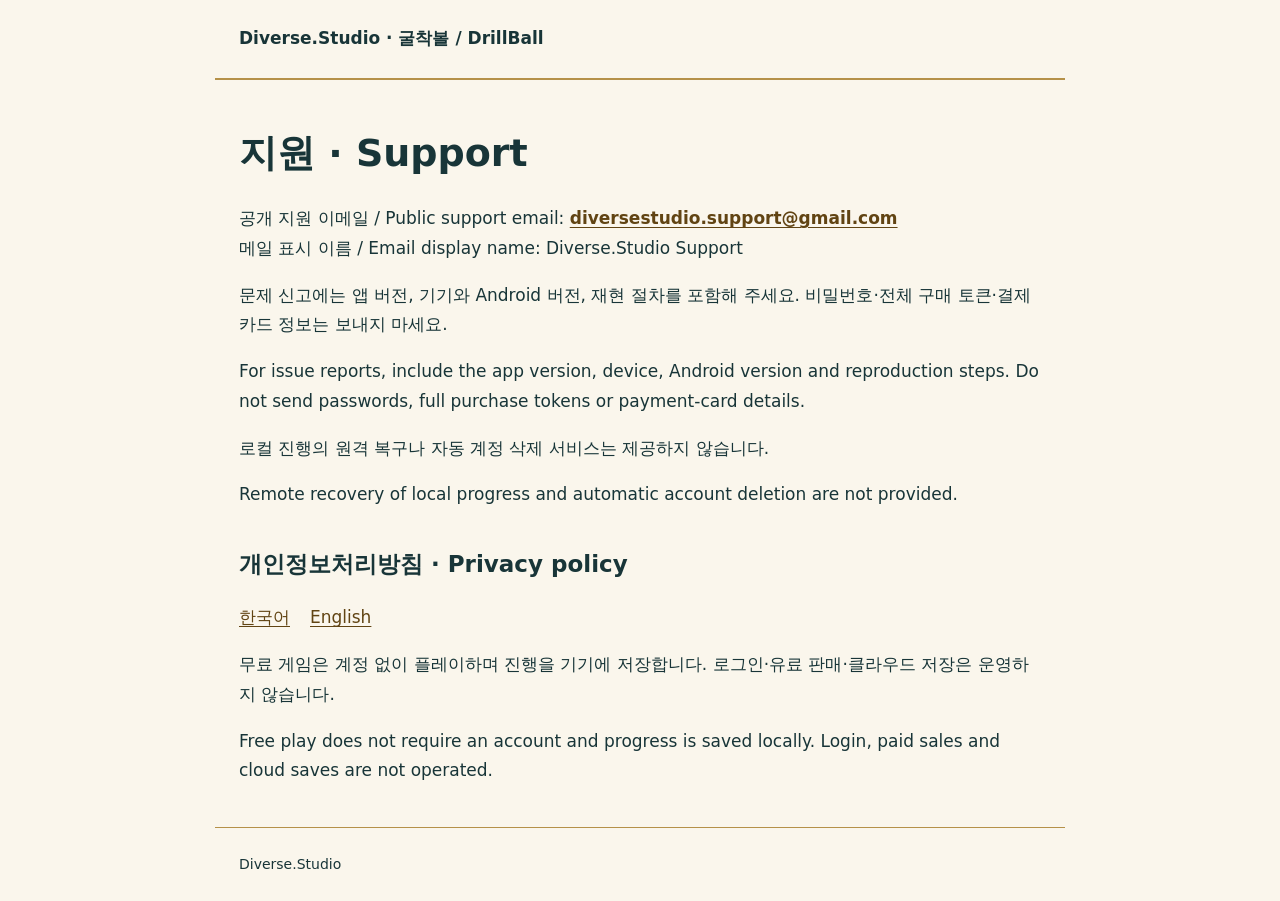
<file: index.html>
<!doctype html><html lang="ko"><head><meta charset="utf-8"><meta name="viewport" content="width=device-width,initial-scale=1"><title>굴착볼 / DrillBall — Diverse.Studio 지원</title><link rel="stylesheet" href="style.css"></head><body><header><strong>Diverse.Studio · 굴착볼 / DrillBall</strong></header><main><h1>지원 · Support</h1><p>공개 지원 이메일 / Public support email: <strong><a href="mailto:diversestudio.support@gmail.com">diversestudio.support@gmail.com</a></strong><br>메일 표시 이름 / Email display name: Diverse.Studio Support</p><p>문제 신고에는 앱 버전, 기기와 Android 버전, 재현 절차를 포함해 주세요. 비밀번호·전체 구매 토큰·결제카드 정보는 보내지 마세요.</p><p lang="en">For issue reports, include the app version, device, Android version and reproduction steps. Do not send passwords, full purchase tokens or payment-card details.</p><p>로컬 진행의 원격 복구나 자동 계정 삭제 서비스는 제공하지 않습니다.</p><p lang="en">Remote recovery of local progress and automatic account deletion are not provided.</p><h2>개인정보처리방침 · Privacy policy</h2><nav aria-label="개인정보처리방침 언어"><a href="privacy-ko.html" lang="ko">한국어</a><a href="privacy-en.html" lang="en">English</a></nav><p>무료 게임은 계정 없이 플레이하며 진행을 기기에 저장합니다. 로그인·유료 판매·클라우드 저장은 운영하지 않습니다.</p><p lang="en">Free play does not require an account and progress is saved locally. Login, paid sales and cloud saves are not operated.</p></main><footer>Diverse.Studio</footer></body></html>
</file>
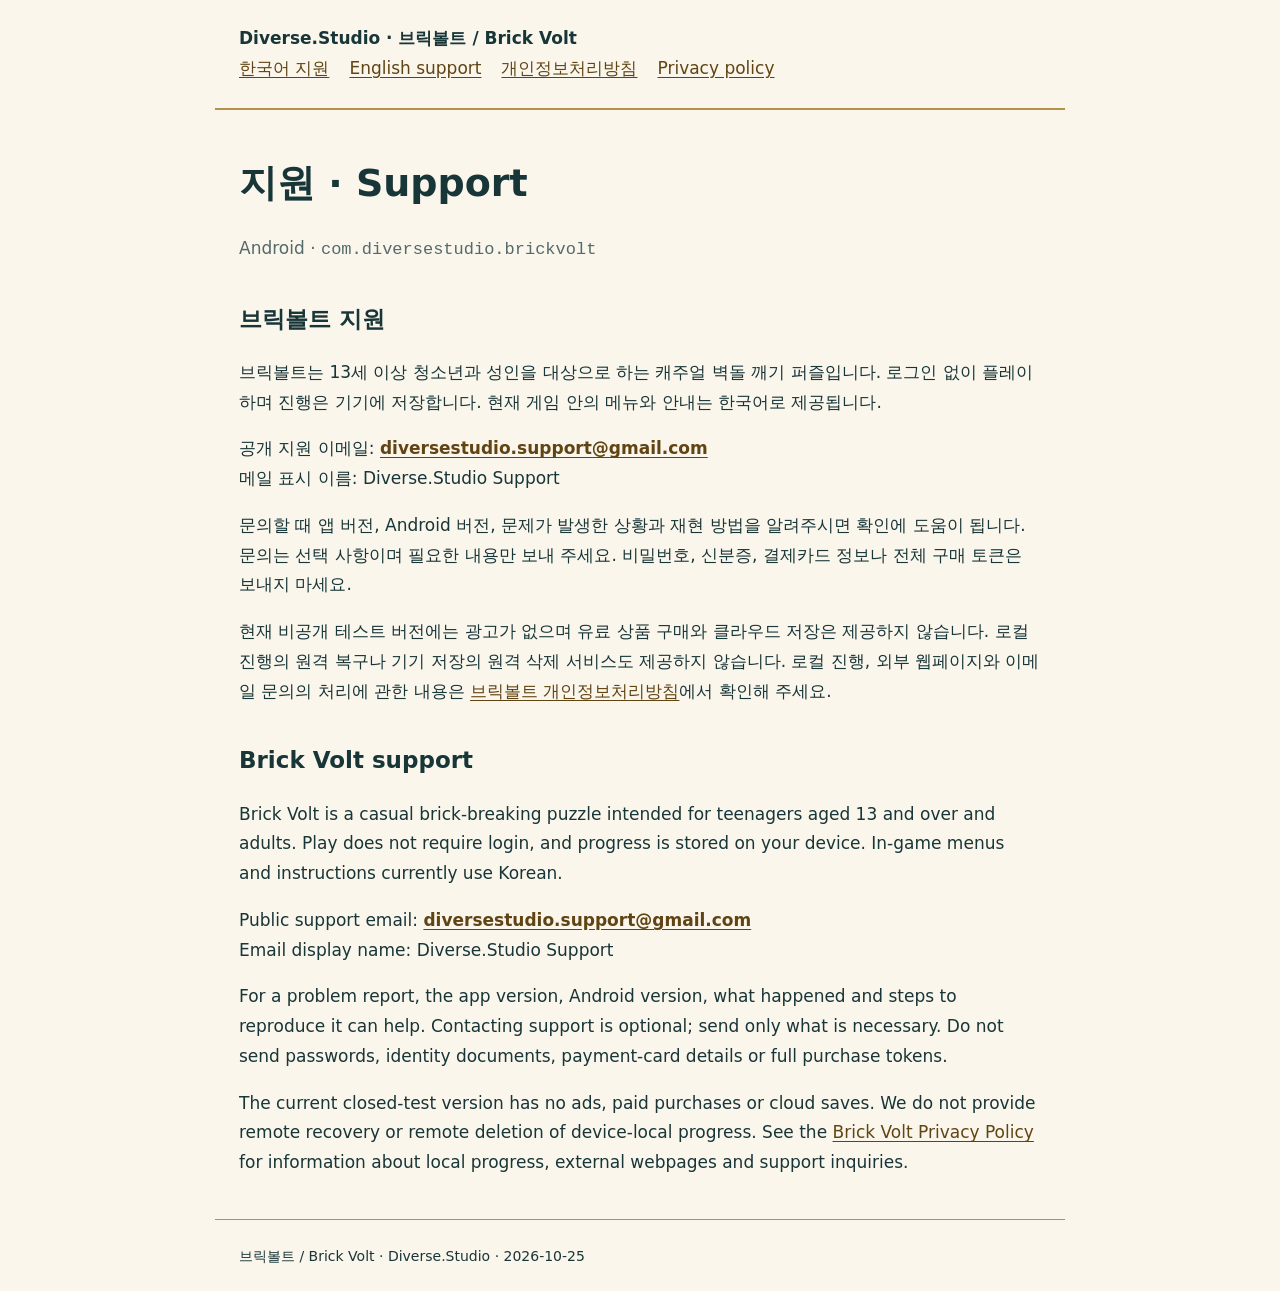
<file: brickvolt/index.html>
<!doctype html>
<html lang="ko">
<head>
  <meta charset="utf-8">
  <meta name="viewport" content="width=device-width,initial-scale=1">
  <title>브릭볼트 / Brick Volt 지원 — Diverse.Studio</title>
  <link rel="stylesheet" href="../style.css">
</head>
<body>
<header>
  <strong>Diverse.Studio · 브릭볼트 / Brick Volt</strong>
  <nav aria-label="지원 언어와 개인정보처리방침">
    <a href="#support-ko" lang="ko">한국어 지원</a>
    <a href="#support-en" lang="en">English support</a>
    <a href="privacy-ko.html" lang="ko">개인정보처리방침</a>
    <a href="privacy-en.html" lang="en">Privacy policy</a>
  </nav>
</header>
<main>
  <h1>지원 · Support</h1>
  <p class="meta">Android · <code>com.diversestudio.brickvolt</code></p>

  <section id="support-ko" lang="ko">
    <h2>브릭볼트 지원</h2>
    <p>브릭볼트는 13세 이상 청소년과 성인을 대상으로 하는 캐주얼 벽돌 깨기 퍼즐입니다. 로그인 없이 플레이하며 진행은 기기에 저장합니다. 현재 게임 안의 메뉴와 안내는 한국어로 제공됩니다.</p>
    <p>공개 지원 이메일: <strong><a href="mailto:diversestudio.support@gmail.com">diversestudio.support@gmail.com</a></strong><br>메일 표시 이름: Diverse.Studio Support</p>
    <p>문의할 때 앱 버전, Android 버전, 문제가 발생한 상황과 재현 방법을 알려주시면 확인에 도움이 됩니다. 문의는 선택 사항이며 필요한 내용만 보내 주세요. 비밀번호, 신분증, 결제카드 정보나 전체 구매 토큰은 보내지 마세요.</p>
    <p>현재 비공개 테스트 버전에는 광고가 없으며 유료 상품 구매와 클라우드 저장은 제공하지 않습니다. 로컬 진행의 원격 복구나 기기 저장의 원격 삭제 서비스도 제공하지 않습니다. 로컬 진행, 외부 웹페이지와 이메일 문의의 처리에 관한 내용은 <a href="privacy-ko.html">브릭볼트 개인정보처리방침</a>에서 확인해 주세요.</p>
  </section>

  <section id="support-en" lang="en">
    <h2>Brick Volt support</h2>
    <p>Brick Volt is a casual brick-breaking puzzle intended for teenagers aged 13 and over and adults. Play does not require login, and progress is stored on your device. In-game menus and instructions currently use Korean.</p>
    <p>Public support email: <strong><a href="mailto:diversestudio.support@gmail.com">diversestudio.support@gmail.com</a></strong><br>Email display name: Diverse.Studio Support</p>
    <p>For a problem report, the app version, Android version, what happened and steps to reproduce it can help. Contacting support is optional; send only what is necessary. Do not send passwords, identity documents, payment-card details or full purchase tokens.</p>
    <p>The current closed-test version has no ads, paid purchases or cloud saves. We do not provide remote recovery or remote deletion of device-local progress. See the <a href="privacy-en.html">Brick Volt Privacy Policy</a> for information about local progress, external webpages and support inquiries.</p>
  </section>
</main>
<footer>브릭볼트 / Brick Volt · Diverse.Studio · 2026-10-25</footer>
</body>
</html>
</file>
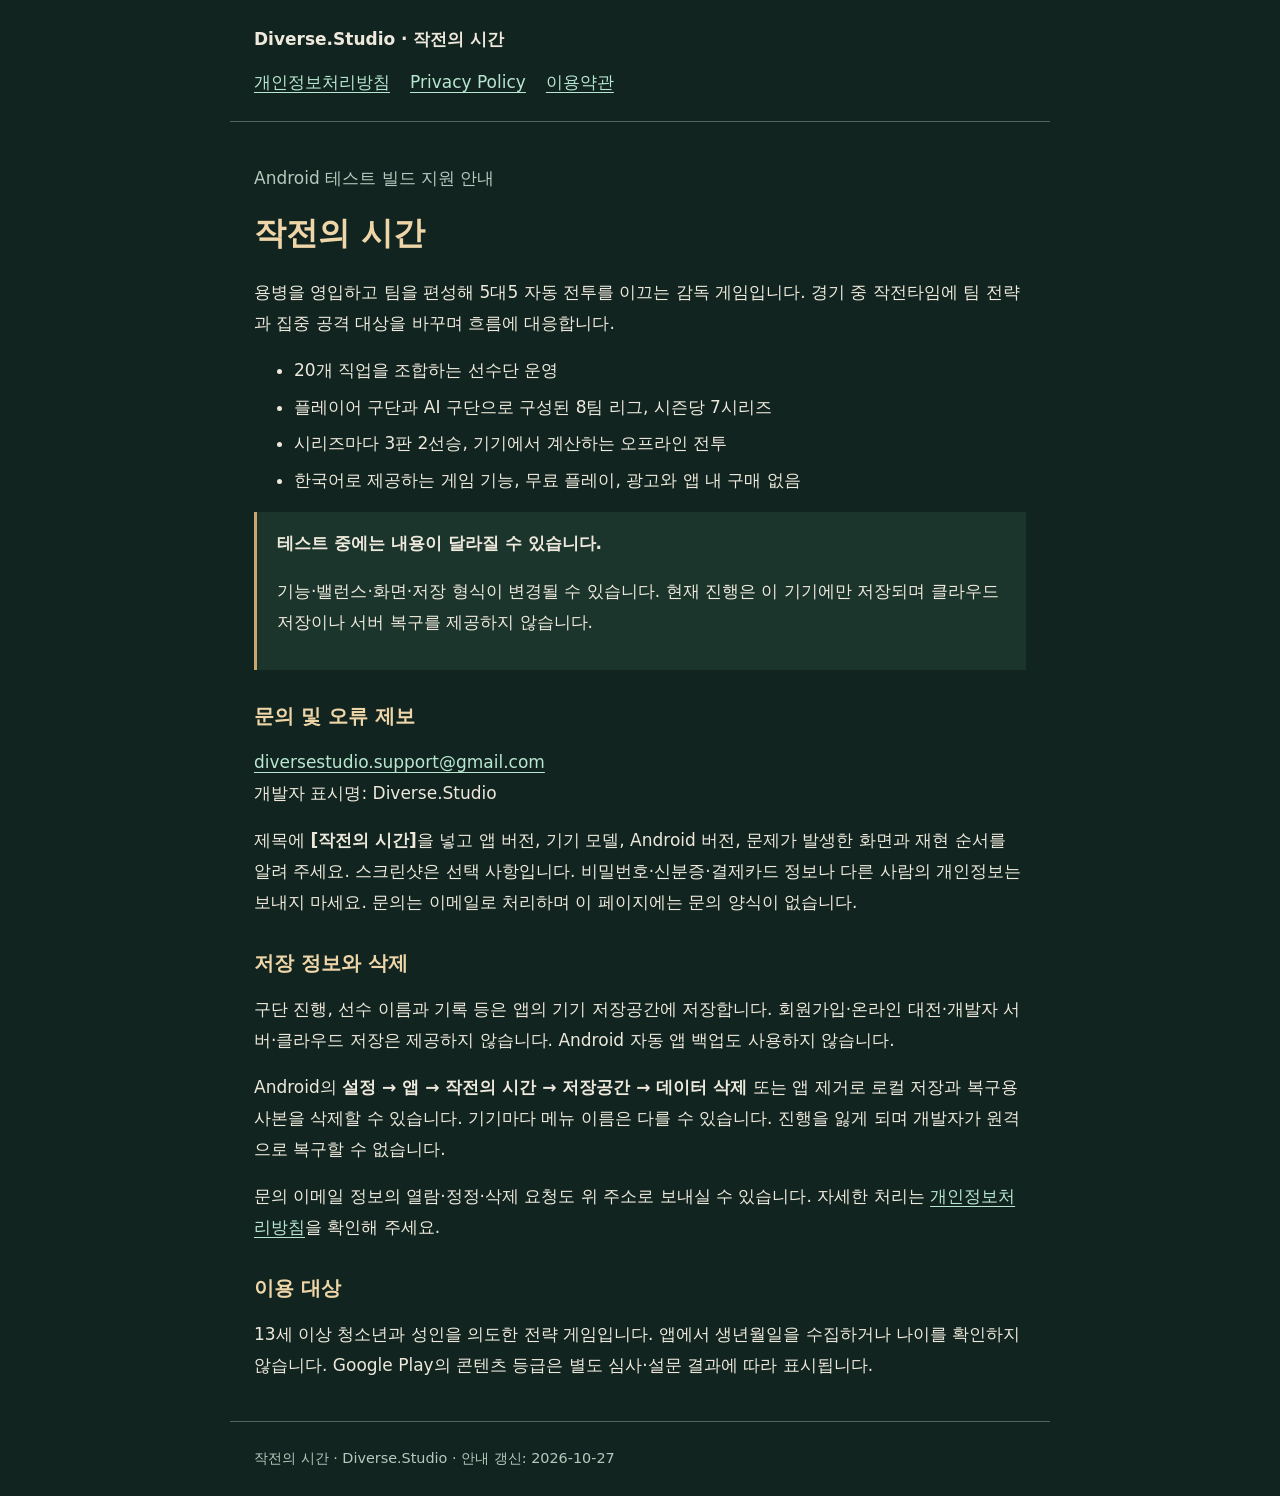
<file: tacticsclub/index.html>
<!doctype html>
<html lang="ko">
<head>
  <meta charset="utf-8">
  <meta name="viewport" content="width=device-width,initial-scale=1">
  <meta name="description" content="Diverse.Studio의 작전의 시간 지원 및 개인정보 안내">
  <title>작전의 시간 지원 — Diverse.Studio</title>
  <style>
    :root{color-scheme:dark}*{box-sizing:border-box}body{margin:0;background:#112420;color:#eee9dc;font:17px/1.8 system-ui,-apple-system,"Malgun Gothic",sans-serif}header,main,footer{max-width:820px;margin:auto;padding:24px}header{border-bottom:1px solid #53665b}nav{display:flex;gap:12px 20px;flex-wrap:wrap;margin-top:12px}a{color:#b8e7d1;text-underline-offset:4px}a:focus-visible{outline:3px solid #d1ad71;outline-offset:5px}h1,h2{line-height:1.4;color:#efd6a8}h1{font-size:2rem;margin-top:16px}h2{font-size:1.25rem;margin-top:32px}.meta,footer{color:#b7c8bc}.notice{padding:16px 20px;border-left:3px solid #cba66d;background:#1b342c}li{margin:.35em 0}footer{border-top:1px solid #53665b;font-size:.9rem}p,li,a{overflow-wrap:anywhere}
  </style>
</head>
<body>
  <header><strong>Diverse.Studio · 작전의 시간</strong><nav aria-label="지원 문서"><a href="privacy-ko.html">개인정보처리방침</a><a href="privacy-en.html" lang="en">Privacy Policy</a><a href="terms-ko.html">이용약관</a></nav></header>
  <main>
    <p class="meta">Android 테스트 빌드 지원 안내</p>
    <h1>작전의 시간</h1>
    <p>용병을 영입하고 팀을 편성해 5대5 자동 전투를 이끄는 감독 게임입니다. 경기 중 작전타임에 팀 전략과 집중 공격 대상을 바꾸며 흐름에 대응합니다.</p>
    <ul>
      <li>20개 직업을 조합하는 선수단 운영</li>
      <li>플레이어 구단과 AI 구단으로 구성된 8팀 리그, 시즌당 7시리즈</li>
      <li>시리즈마다 3판 2선승, 기기에서 계산하는 오프라인 전투</li>
      <li>한국어로 제공하는 게임 기능, 무료 플레이, 광고와 앱 내 구매 없음</li>
    </ul>
    <div class="notice"><strong>테스트 중에는 내용이 달라질 수 있습니다.</strong><p>기능·밸런스·화면·저장 형식이 변경될 수 있습니다. 현재 진행은 이 기기에만 저장되며 클라우드 저장이나 서버 복구를 제공하지 않습니다.</p></div>
    <h2>문의 및 오류 제보</h2>
    <p><a href="mailto:diversestudio.support@gmail.com">diversestudio.support@gmail.com</a><br>개발자 표시명: Diverse.Studio</p>
    <p>제목에 <strong>[작전의 시간]</strong>을 넣고 앱 버전, 기기 모델, Android 버전, 문제가 발생한 화면과 재현 순서를 알려 주세요. 스크린샷은 선택 사항입니다. 비밀번호·신분증·결제카드 정보나 다른 사람의 개인정보는 보내지 마세요. 문의는 이메일로 처리하며 이 페이지에는 문의 양식이 없습니다.</p>
    <h2>저장 정보와 삭제</h2>
    <p>구단 진행, 선수 이름과 기록 등은 앱의 기기 저장공간에 저장합니다. 회원가입·온라인 대전·개발자 서버·클라우드 저장은 제공하지 않습니다. Android 자동 앱 백업도 사용하지 않습니다.</p>
    <p>Android의 <strong>설정 → 앱 → 작전의 시간 → 저장공간 → 데이터 삭제</strong> 또는 앱 제거로 로컬 저장과 복구용 사본을 삭제할 수 있습니다. 기기마다 메뉴 이름은 다를 수 있습니다. 진행을 잃게 되며 개발자가 원격으로 복구할 수 없습니다.</p>
    <p>문의 이메일 정보의 열람·정정·삭제 요청도 위 주소로 보내실 수 있습니다. 자세한 처리는 <a href="privacy-ko.html">개인정보처리방침</a>을 확인해 주세요.</p>
    <h2>이용 대상</h2>
    <p>13세 이상 청소년과 성인을 의도한 전략 게임입니다. 앱에서 생년월일을 수집하거나 나이를 확인하지 않습니다. Google Play의 콘텐츠 등급은 별도 심사·설문 결과에 따라 표시됩니다.</p>
  </main>
  <footer>작전의 시간 · Diverse.Studio · 안내 갱신: 2026-10-27</footer>
</body>
</html>
</file>
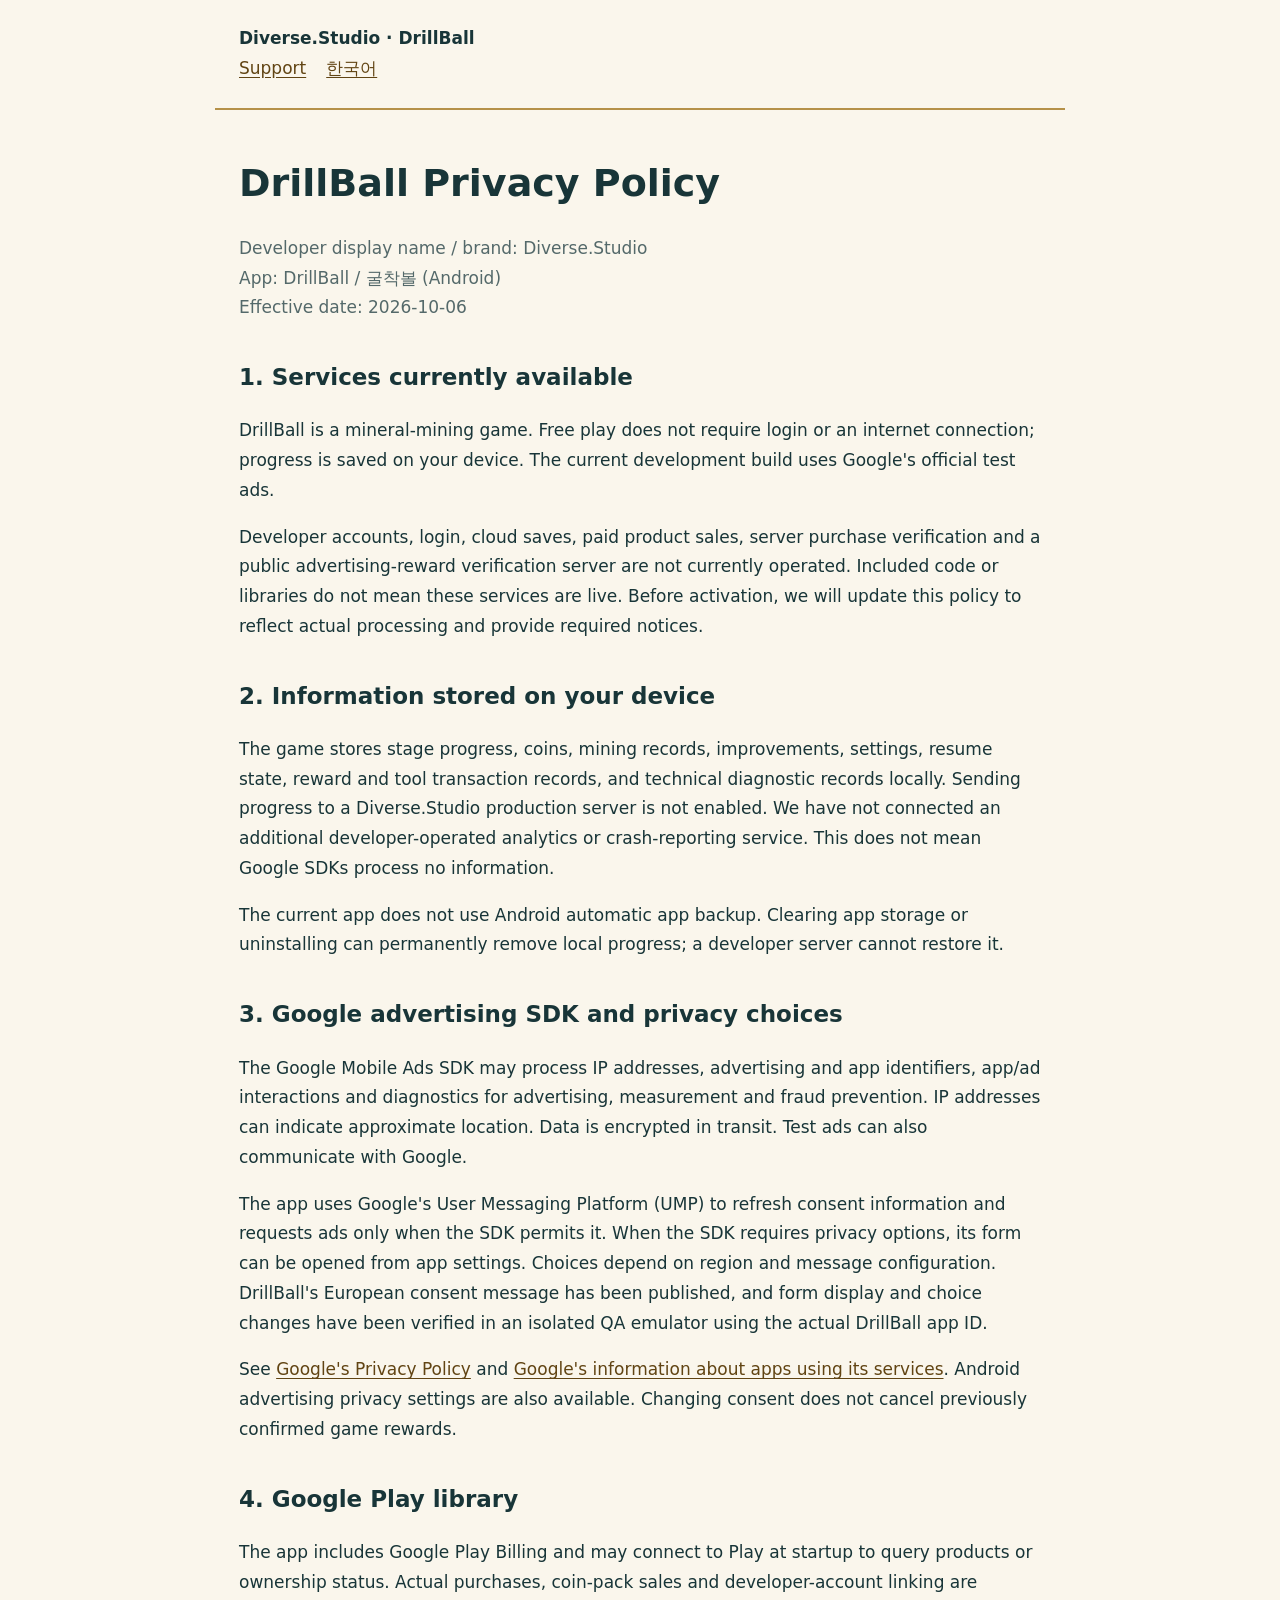
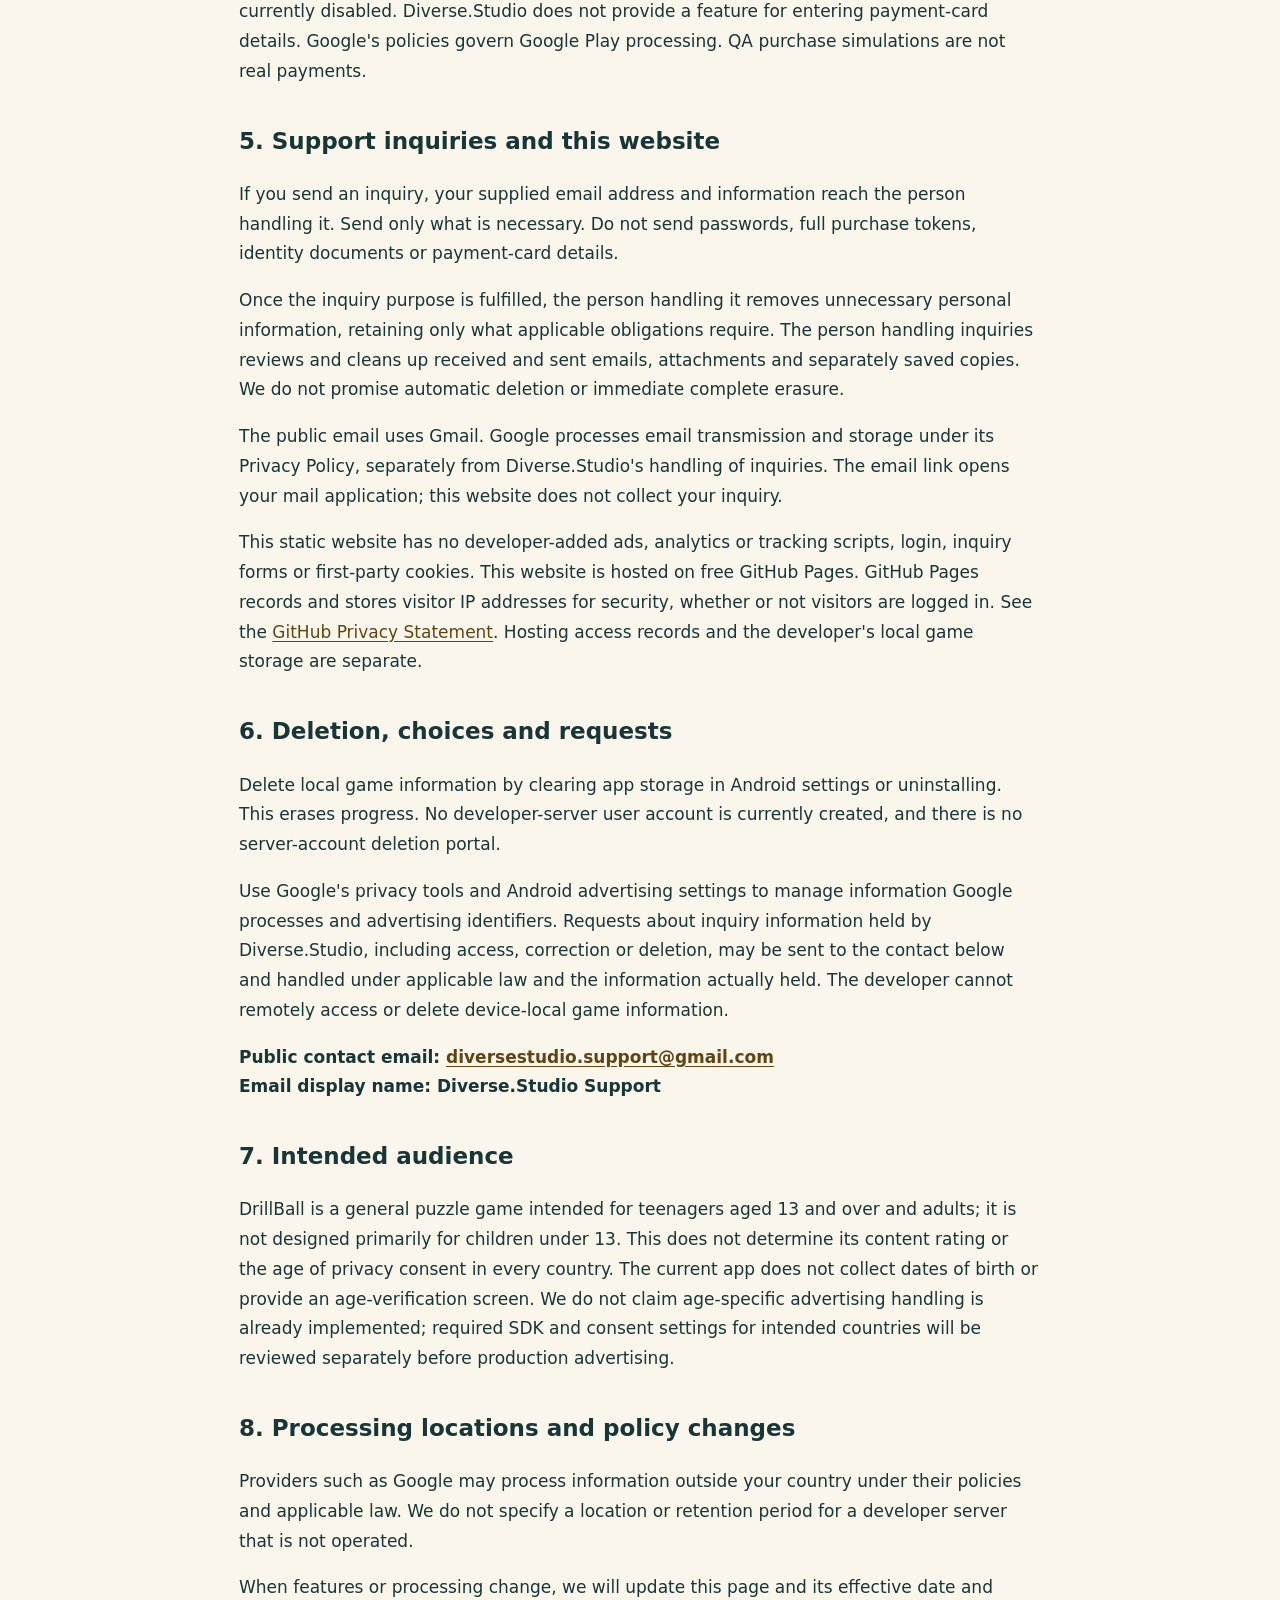
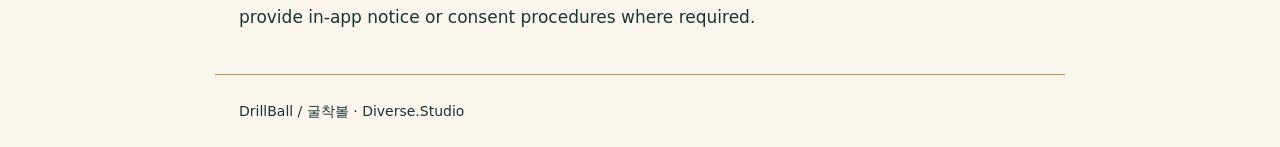
<file: privacy-en.html>
<!doctype html>
<html lang="en"><head><meta charset="utf-8"><meta name="viewport" content="width=device-width,initial-scale=1"><title>DrillBall Privacy Policy — Diverse.Studio</title><link rel="stylesheet" href="style.css"></head><body>
<header><strong>Diverse.Studio · DrillBall</strong><nav aria-label="Language and support"><a href="index.html">Support</a><a href="privacy-ko.html" lang="ko">한국어</a></nav></header>
<main><h1>DrillBall Privacy Policy</h1><p class="meta">Developer display name / brand: Diverse.Studio<br>App: DrillBall / 굴착볼 (Android)<br>Effective date: 2026-10-06</p>
<h2>1. Services currently available</h2><p>DrillBall is a mineral-mining game. Free play does not require login or an internet connection; progress is saved on your device. The current development build uses Google's official test ads.</p><p>Developer accounts, login, cloud saves, paid product sales, server purchase verification and a public advertising-reward verification server are not currently operated. Included code or libraries do not mean these services are live. Before activation, we will update this policy to reflect actual processing and provide required notices.</p>
<h2>2. Information stored on your device</h2><p>The game stores stage progress, coins, mining records, improvements, settings, resume state, reward and tool transaction records, and technical diagnostic records locally. Sending progress to a Diverse.Studio production server is not enabled. We have not connected an additional developer-operated analytics or crash-reporting service. This does not mean Google SDKs process no information.</p><p>The current app does not use Android automatic app backup. Clearing app storage or uninstalling can permanently remove local progress; a developer server cannot restore it.</p>
<h2>3. Google advertising SDK and privacy choices</h2><p>The Google Mobile Ads SDK may process IP addresses, advertising and app identifiers, app/ad interactions and diagnostics for advertising, measurement and fraud prevention. IP addresses can indicate approximate location. Data is encrypted in transit. Test ads can also communicate with Google.</p><p>The app uses Google's User Messaging Platform (UMP) to refresh consent information and requests ads only when the SDK permits it. When the SDK requires privacy options, its form can be opened from app settings. Choices depend on region and message configuration. DrillBall's European consent message has been published, and form display and choice changes have been verified in an isolated QA emulator using the actual DrillBall app ID.</p><p>See <a href="https://policies.google.com/privacy">Google's Privacy Policy</a> and <a href="https://policies.google.com/technologies/partner-sites">Google's information about apps using its services</a>. Android advertising privacy settings are also available. Changing consent does not cancel previously confirmed game rewards.</p>
<h2>4. Google Play library</h2><p>The app includes Google Play Billing and may connect to Play at startup to query products or ownership status. Actual purchases, coin-pack sales and developer-account linking are currently disabled. Diverse.Studio does not provide a feature for entering payment-card details. Google's policies govern Google Play processing. QA purchase simulations are not real payments.</p>
<h2>5. Support inquiries and this website</h2><p>If you send an inquiry, your supplied email address and information reach the person handling it. Send only what is necessary. Do not send passwords, full purchase tokens, identity documents or payment-card details.</p><p>Once the inquiry purpose is fulfilled, the person handling it removes unnecessary personal information, retaining only what applicable obligations require. The person handling inquiries reviews and cleans up received and sent emails, attachments and separately saved copies. We do not promise automatic deletion or immediate complete erasure.</p><p>The public email uses Gmail. Google processes email transmission and storage under its Privacy Policy, separately from Diverse.Studio's handling of inquiries. The email link opens your mail application; this website does not collect your inquiry.</p><p>This static website has no developer-added ads, analytics or tracking scripts, login, inquiry forms or first-party cookies. This website is hosted on free GitHub Pages. GitHub Pages records and stores visitor IP addresses for security, whether or not visitors are logged in. See the <a href="https://docs.github.com/en/site-policy/privacy-policies/github-general-privacy-statement">GitHub Privacy Statement</a>. Hosting access records and the developer's local game storage are separate.</p>
<h2>6. Deletion, choices and requests</h2><p>Delete local game information by clearing app storage in Android settings or uninstalling. This erases progress. No developer-server user account is currently created, and there is no server-account deletion portal.</p><p>Use Google's privacy tools and Android advertising settings to manage information Google processes and advertising identifiers. Requests about inquiry information held by Diverse.Studio, including access, correction or deletion, may be sent to the contact below and handled under applicable law and the information actually held. The developer cannot remotely access or delete device-local game information.</p><p><strong>Public contact email: <a href="mailto:diversestudio.support@gmail.com">diversestudio.support@gmail.com</a><br>Email display name: Diverse.Studio Support</strong></p>
<h2>7. Intended audience</h2><p>DrillBall is a general puzzle game intended for teenagers aged 13 and over and adults; it is not designed primarily for children under 13. This does not determine its content rating or the age of privacy consent in every country. The current app does not collect dates of birth or provide an age-verification screen. We do not claim age-specific advertising handling is already implemented; required SDK and consent settings for intended countries will be reviewed separately before production advertising.</p>
<h2>8. Processing locations and policy changes</h2><p>Providers such as Google may process information outside your country under their policies and applicable law. We do not specify a location or retention period for a developer server that is not operated.</p><p>When features or processing change, we will update this page and its effective date and provide in-app notice or consent procedures where required.</p>
</main><footer>DrillBall / 굴착볼 · Diverse.Studio</footer></body></html>
</file>
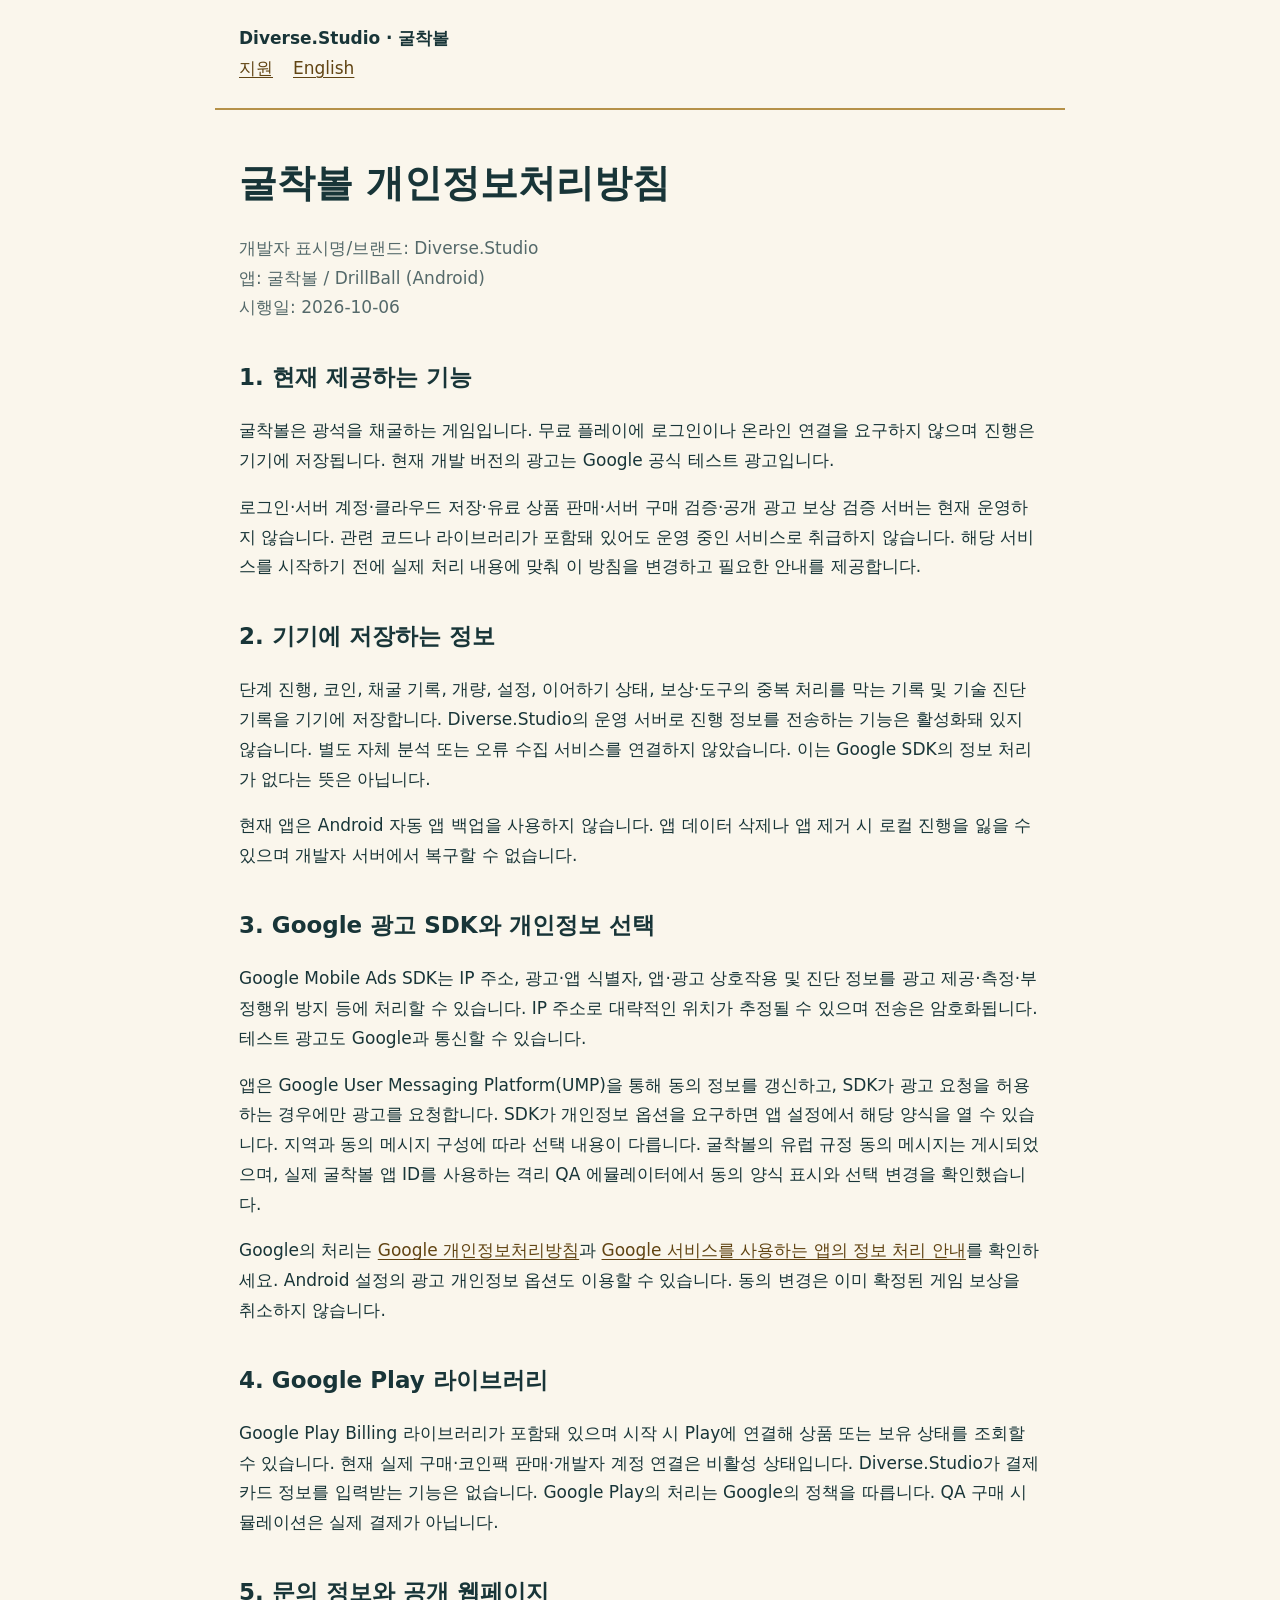
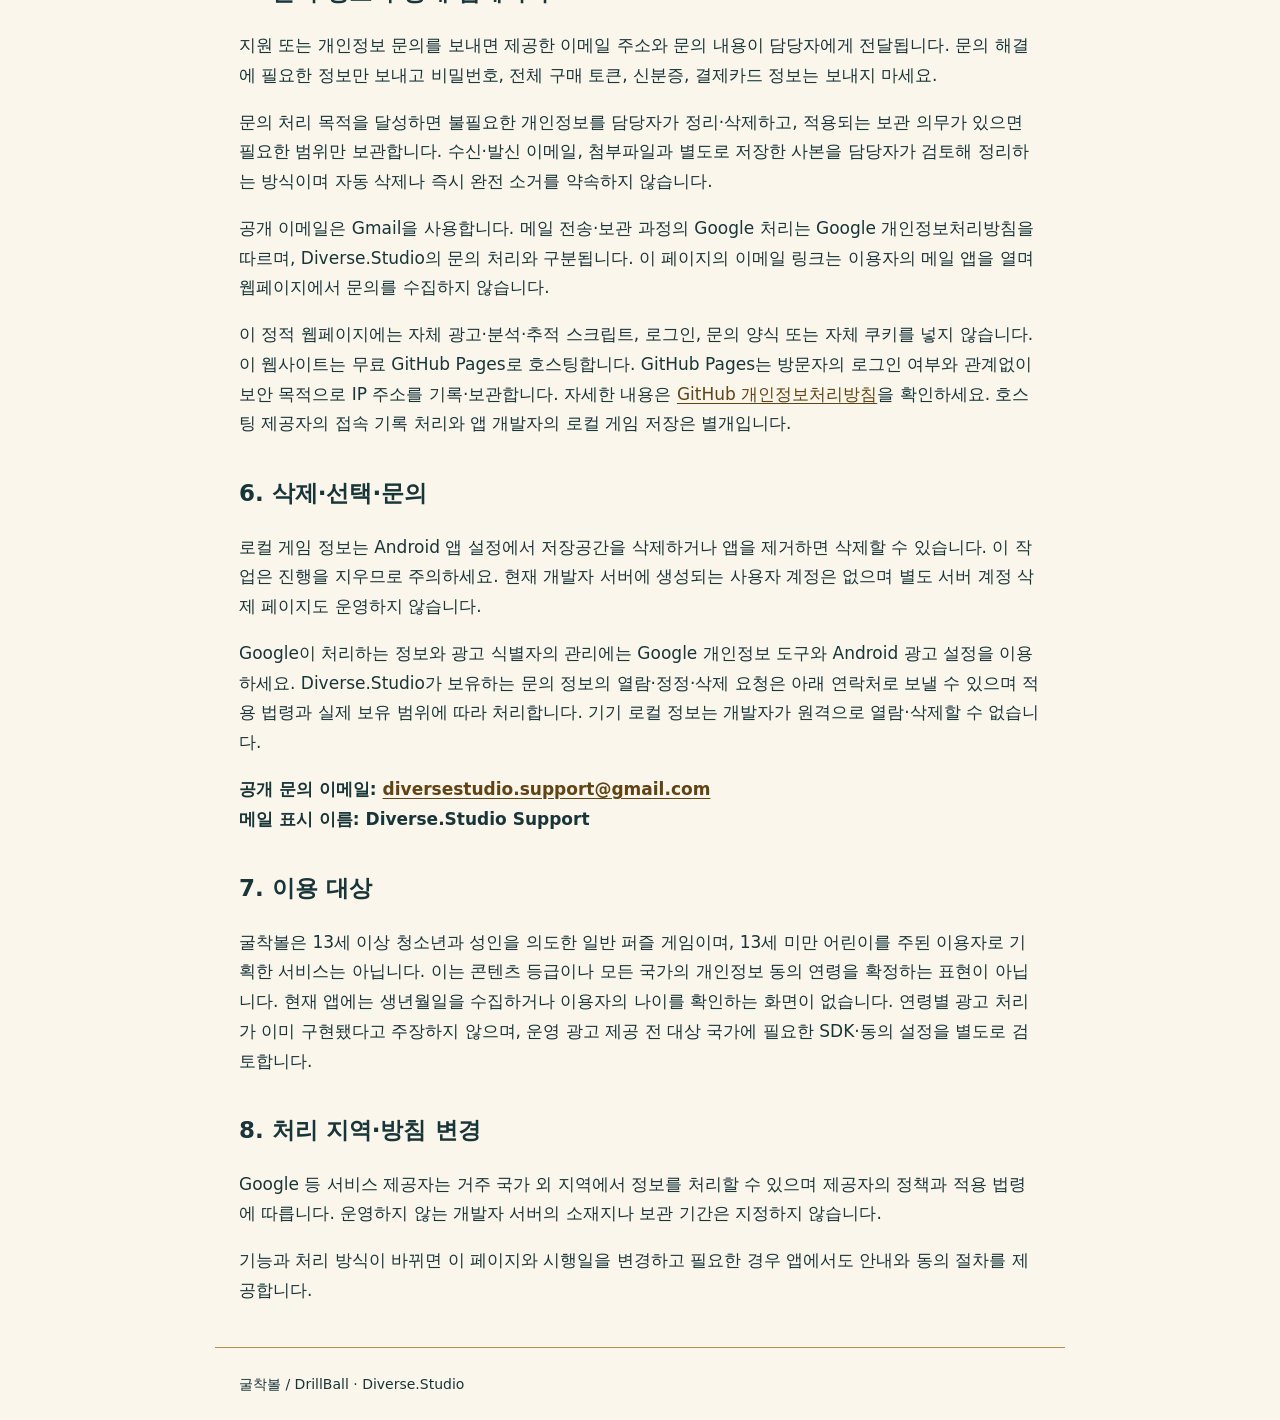
<file: privacy-ko.html>
<!doctype html>
<html lang="ko"><head><meta charset="utf-8"><meta name="viewport" content="width=device-width,initial-scale=1"><title>굴착볼 개인정보처리방침 — Diverse.Studio</title><link rel="stylesheet" href="style.css"></head><body>
<header><strong>Diverse.Studio · 굴착볼</strong><nav aria-label="언어 및 지원"><a href="index.html">지원</a><a href="privacy-en.html" lang="en">English</a></nav></header>
<main><h1>굴착볼 개인정보처리방침</h1><p class="meta">개발자 표시명/브랜드: Diverse.Studio<br>앱: 굴착볼 / DrillBall (Android)<br>시행일: 2026-10-06</p>
<h2>1. 현재 제공하는 기능</h2><p>굴착볼은 광석을 채굴하는 게임입니다. 무료 플레이에 로그인이나 온라인 연결을 요구하지 않으며 진행은 기기에 저장됩니다. 현재 개발 버전의 광고는 Google 공식 테스트 광고입니다.</p><p>로그인·서버 계정·클라우드 저장·유료 상품 판매·서버 구매 검증·공개 광고 보상 검증 서버는 현재 운영하지 않습니다. 관련 코드나 라이브러리가 포함돼 있어도 운영 중인 서비스로 취급하지 않습니다. 해당 서비스를 시작하기 전에 실제 처리 내용에 맞춰 이 방침을 변경하고 필요한 안내를 제공합니다.</p>
<h2>2. 기기에 저장하는 정보</h2><p>단계 진행, 코인, 채굴 기록, 개량, 설정, 이어하기 상태, 보상·도구의 중복 처리를 막는 기록 및 기술 진단 기록을 기기에 저장합니다. Diverse.Studio의 운영 서버로 진행 정보를 전송하는 기능은 활성화돼 있지 않습니다. 별도 자체 분석 또는 오류 수집 서비스를 연결하지 않았습니다. 이는 Google SDK의 정보 처리가 없다는 뜻은 아닙니다.</p><p>현재 앱은 Android 자동 앱 백업을 사용하지 않습니다. 앱 데이터 삭제나 앱 제거 시 로컬 진행을 잃을 수 있으며 개발자 서버에서 복구할 수 없습니다.</p>
<h2>3. Google 광고 SDK와 개인정보 선택</h2><p>Google Mobile Ads SDK는 IP 주소, 광고·앱 식별자, 앱·광고 상호작용 및 진단 정보를 광고 제공·측정·부정행위 방지 등에 처리할 수 있습니다. IP 주소로 대략적인 위치가 추정될 수 있으며 전송은 암호화됩니다. 테스트 광고도 Google과 통신할 수 있습니다.</p><p>앱은 Google User Messaging Platform(UMP)을 통해 동의 정보를 갱신하고, SDK가 광고 요청을 허용하는 경우에만 광고를 요청합니다. SDK가 개인정보 옵션을 요구하면 앱 설정에서 해당 양식을 열 수 있습니다. 지역과 동의 메시지 구성에 따라 선택 내용이 다릅니다. 굴착볼의 유럽 규정 동의 메시지는 게시되었으며, 실제 굴착볼 앱 ID를 사용하는 격리 QA 에뮬레이터에서 동의 양식 표시와 선택 변경을 확인했습니다.</p><p>Google의 처리는 <a href="https://policies.google.com/privacy">Google 개인정보처리방침</a>과 <a href="https://policies.google.com/technologies/partner-sites">Google 서비스를 사용하는 앱의 정보 처리 안내</a>를 확인하세요. Android 설정의 광고 개인정보 옵션도 이용할 수 있습니다. 동의 변경은 이미 확정된 게임 보상을 취소하지 않습니다.</p>
<h2>4. Google Play 라이브러리</h2><p>Google Play Billing 라이브러리가 포함돼 있으며 시작 시 Play에 연결해 상품 또는 보유 상태를 조회할 수 있습니다. 현재 실제 구매·코인팩 판매·개발자 계정 연결은 비활성 상태입니다. Diverse.Studio가 결제카드 정보를 입력받는 기능은 없습니다. Google Play의 처리는 Google의 정책을 따릅니다. QA 구매 시뮬레이션은 실제 결제가 아닙니다.</p>
<h2>5. 문의 정보와 공개 웹페이지</h2><p>지원 또는 개인정보 문의를 보내면 제공한 이메일 주소와 문의 내용이 담당자에게 전달됩니다. 문의 해결에 필요한 정보만 보내고 비밀번호, 전체 구매 토큰, 신분증, 결제카드 정보는 보내지 마세요.</p><p>문의 처리 목적을 달성하면 불필요한 개인정보를 담당자가 정리·삭제하고, 적용되는 보관 의무가 있으면 필요한 범위만 보관합니다. 수신·발신 이메일, 첨부파일과 별도로 저장한 사본을 담당자가 검토해 정리하는 방식이며 자동 삭제나 즉시 완전 소거를 약속하지 않습니다.</p><p>공개 이메일은 Gmail을 사용합니다. 메일 전송·보관 과정의 Google 처리는 Google 개인정보처리방침을 따르며, Diverse.Studio의 문의 처리와 구분됩니다. 이 페이지의 이메일 링크는 이용자의 메일 앱을 열며 웹페이지에서 문의를 수집하지 않습니다.</p><p>이 정적 웹페이지에는 자체 광고·분석·추적 스크립트, 로그인, 문의 양식 또는 자체 쿠키를 넣지 않습니다. 이 웹사이트는 무료 GitHub Pages로 호스팅합니다. GitHub Pages는 방문자의 로그인 여부와 관계없이 보안 목적으로 IP 주소를 기록·보관합니다. 자세한 내용은 <a href="https://docs.github.com/en/site-policy/privacy-policies/github-general-privacy-statement">GitHub 개인정보처리방침</a>을 확인하세요. 호스팅 제공자의 접속 기록 처리와 앱 개발자의 로컬 게임 저장은 별개입니다.</p>
<h2>6. 삭제·선택·문의</h2><p>로컬 게임 정보는 Android 앱 설정에서 저장공간을 삭제하거나 앱을 제거하면 삭제할 수 있습니다. 이 작업은 진행을 지우므로 주의하세요. 현재 개발자 서버에 생성되는 사용자 계정은 없으며 별도 서버 계정 삭제 페이지도 운영하지 않습니다.</p><p>Google이 처리하는 정보와 광고 식별자의 관리에는 Google 개인정보 도구와 Android 광고 설정을 이용하세요. Diverse.Studio가 보유하는 문의 정보의 열람·정정·삭제 요청은 아래 연락처로 보낼 수 있으며 적용 법령과 실제 보유 범위에 따라 처리합니다. 기기 로컬 정보는 개발자가 원격으로 열람·삭제할 수 없습니다.</p><p><strong>공개 문의 이메일: <a href="mailto:diversestudio.support@gmail.com">diversestudio.support@gmail.com</a><br>메일 표시 이름: Diverse.Studio Support</strong></p>
<h2>7. 이용 대상</h2><p>굴착볼은 13세 이상 청소년과 성인을 의도한 일반 퍼즐 게임이며, 13세 미만 어린이를 주된 이용자로 기획한 서비스는 아닙니다. 이는 콘텐츠 등급이나 모든 국가의 개인정보 동의 연령을 확정하는 표현이 아닙니다. 현재 앱에는 생년월일을 수집하거나 이용자의 나이를 확인하는 화면이 없습니다. 연령별 광고 처리가 이미 구현됐다고 주장하지 않으며, 운영 광고 제공 전 대상 국가에 필요한 SDK·동의 설정을 별도로 검토합니다.</p>
<h2>8. 처리 지역·방침 변경</h2><p>Google 등 서비스 제공자는 거주 국가 외 지역에서 정보를 처리할 수 있으며 제공자의 정책과 적용 법령에 따릅니다. 운영하지 않는 개발자 서버의 소재지나 보관 기간은 지정하지 않습니다.</p><p>기능과 처리 방식이 바뀌면 이 페이지와 시행일을 변경하고 필요한 경우 앱에서도 안내와 동의 절차를 제공합니다.</p>
</main><footer>굴착볼 / DrillBall · Diverse.Studio</footer></body></html>
</file>
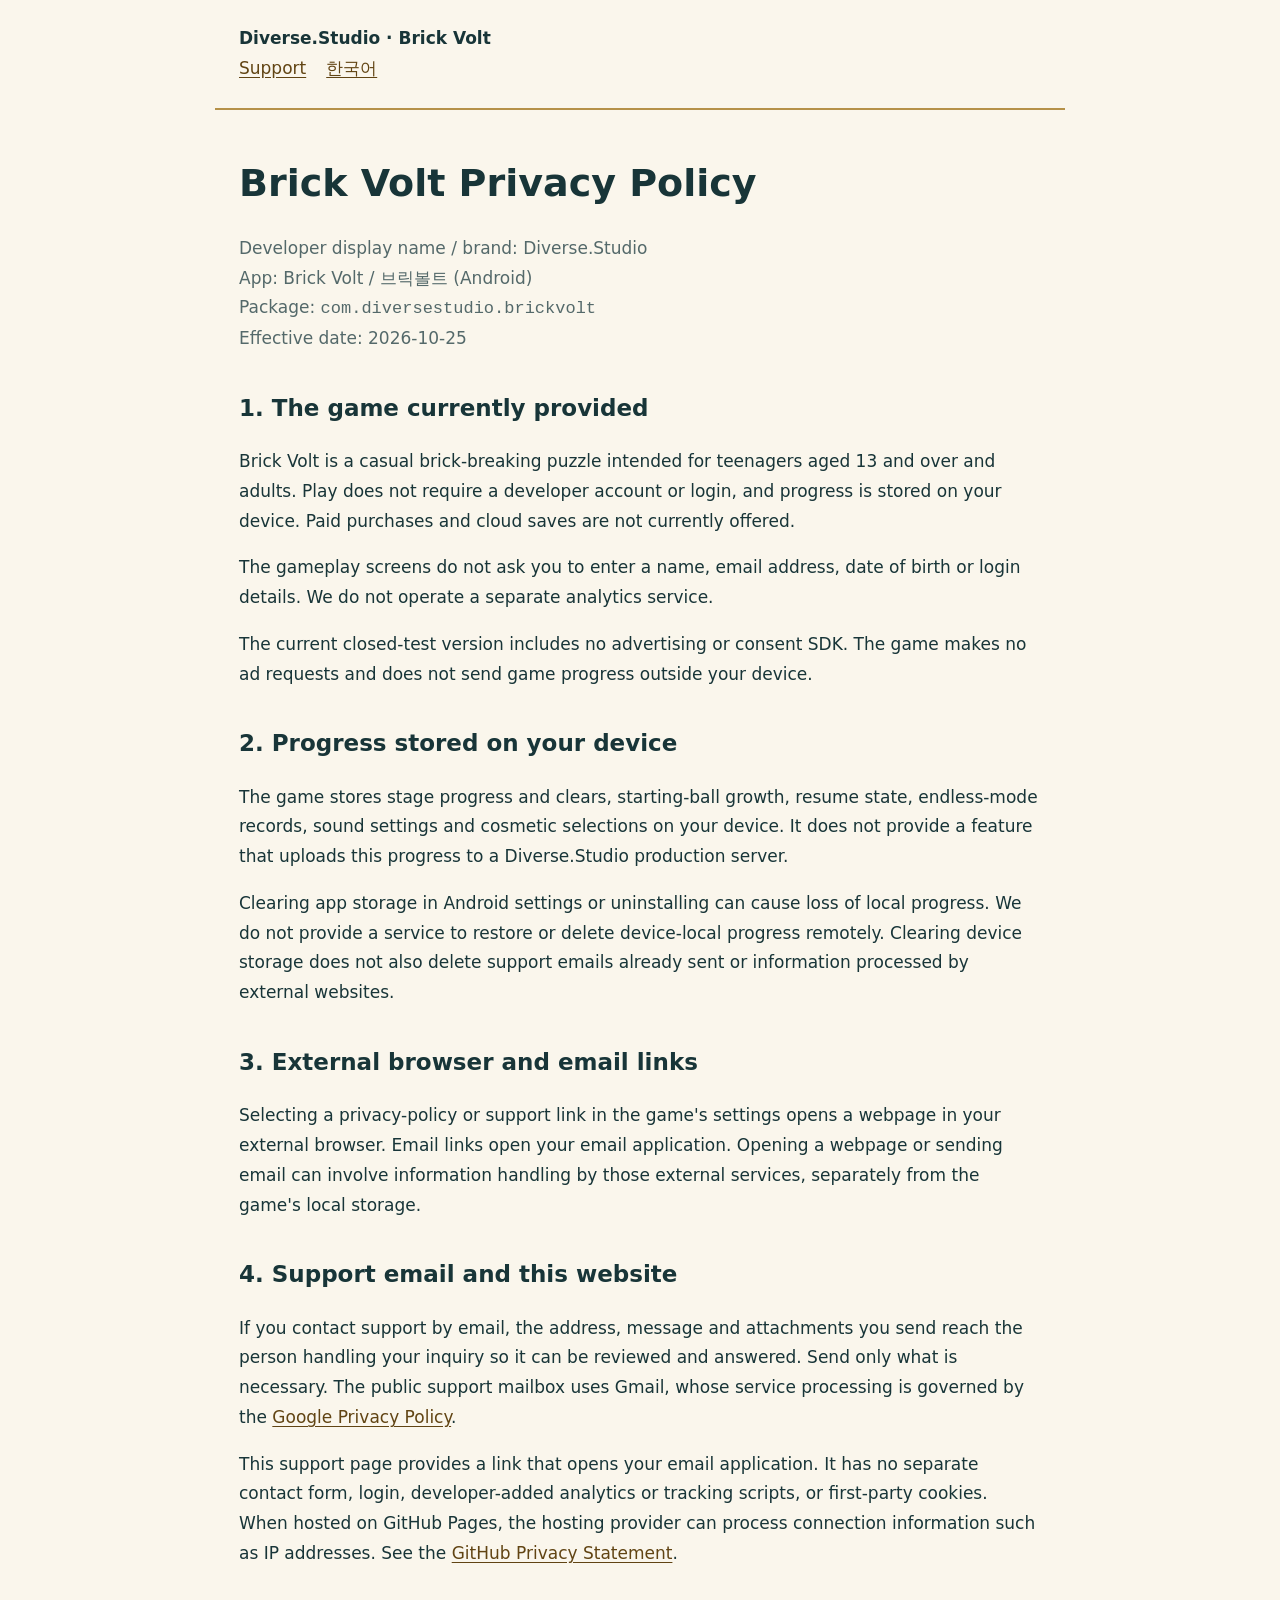
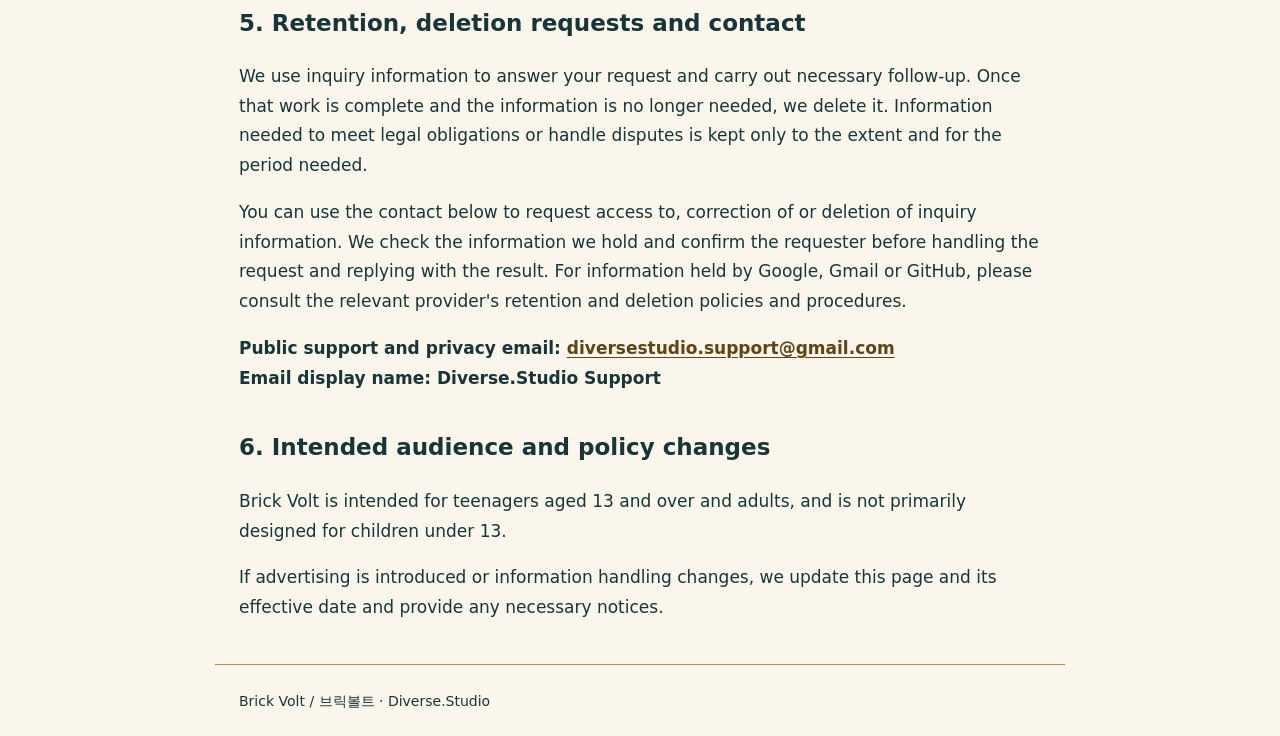
<file: brickvolt/privacy-en.html>
<!doctype html>
<html lang="en">
<head>
  <meta charset="utf-8">
  <meta name="viewport" content="width=device-width,initial-scale=1">
  <title>Brick Volt Privacy Policy — Diverse.Studio</title>
  <link rel="stylesheet" href="../style.css">
</head>
<body>
<header>
  <strong>Diverse.Studio · Brick Volt</strong>
  <nav aria-label="Language and support">
    <a href="index.html#support-en">Support</a>
    <a href="privacy-ko.html" lang="ko" hreflang="ko">한국어</a>
  </nav>
</header>
<main>
  <h1>Brick Volt Privacy Policy</h1>
  <p class="meta">Developer display name / brand: Diverse.Studio<br>App: Brick Volt / 브릭볼트 (Android)<br>Package: <code>com.diversestudio.brickvolt</code><br>Effective date: 2026-10-25</p>

  <h2>1. The game currently provided</h2>
  <p>Brick Volt is a casual brick-breaking puzzle intended for teenagers aged 13 and over and adults. Play does not require a developer account or login, and progress is stored on your device. Paid purchases and cloud saves are not currently offered.</p>
  <p>The gameplay screens do not ask you to enter a name, email address, date of birth or login details. We do not operate a separate analytics service.</p>
  <p>The current closed-test version includes no advertising or consent SDK. The game makes no ad requests and does not send game progress outside your device.</p>

  <h2>2. Progress stored on your device</h2>
  <p>The game stores stage progress and clears, starting-ball growth, resume state, endless-mode records, sound settings and cosmetic selections on your device. It does not provide a feature that uploads this progress to a Diverse.Studio production server.</p>
  <p>Clearing app storage in Android settings or uninstalling can cause loss of local progress. We do not provide a service to restore or delete device-local progress remotely. Clearing device storage does not also delete support emails already sent or information processed by external websites.</p>

  <h2>3. External browser and email links</h2>
  <p>Selecting a privacy-policy or support link in the game's settings opens a webpage in your external browser. Email links open your email application. Opening a webpage or sending email can involve information handling by those external services, separately from the game's local storage.</p>

  <h2>4. Support email and this website</h2>
  <p>If you contact support by email, the address, message and attachments you send reach the person handling your inquiry so it can be reviewed and answered. Send only what is necessary. The public support mailbox uses Gmail, whose service processing is governed by the <a href="https://policies.google.com/privacy">Google Privacy Policy</a>.</p>
  <p>This support page provides a link that opens your email application. It has no separate contact form, login, developer-added analytics or tracking scripts, or first-party cookies. When hosted on GitHub Pages, the hosting provider can process connection information such as IP addresses. See the <a href="https://docs.github.com/en/site-policy/privacy-policies/github-general-privacy-statement">GitHub Privacy Statement</a>.</p>

  <h2>5. Retention, deletion requests and contact</h2>
  <p>We use inquiry information to answer your request and carry out necessary follow-up. Once that work is complete and the information is no longer needed, we delete it. Information needed to meet legal obligations or handle disputes is kept only to the extent and for the period needed.</p>
  <p>You can use the contact below to request access to, correction of or deletion of inquiry information. We check the information we hold and confirm the requester before handling the request and replying with the result. For information held by Google, Gmail or GitHub, please consult the relevant provider's retention and deletion policies and procedures.</p>
  <p><strong>Public support and privacy email: <a href="mailto:diversestudio.support@gmail.com">diversestudio.support@gmail.com</a><br>Email display name: Diverse.Studio Support</strong></p>

  <h2>6. Intended audience and policy changes</h2>
  <p>Brick Volt is intended for teenagers aged 13 and over and adults, and is not primarily designed for children under 13.</p>
  <p>If advertising is introduced or information handling changes, we update this page and its effective date and provide any necessary notices.</p>
</main>
<footer>Brick Volt / 브릭볼트 · Diverse.Studio</footer>
</body>
</html>
</file>
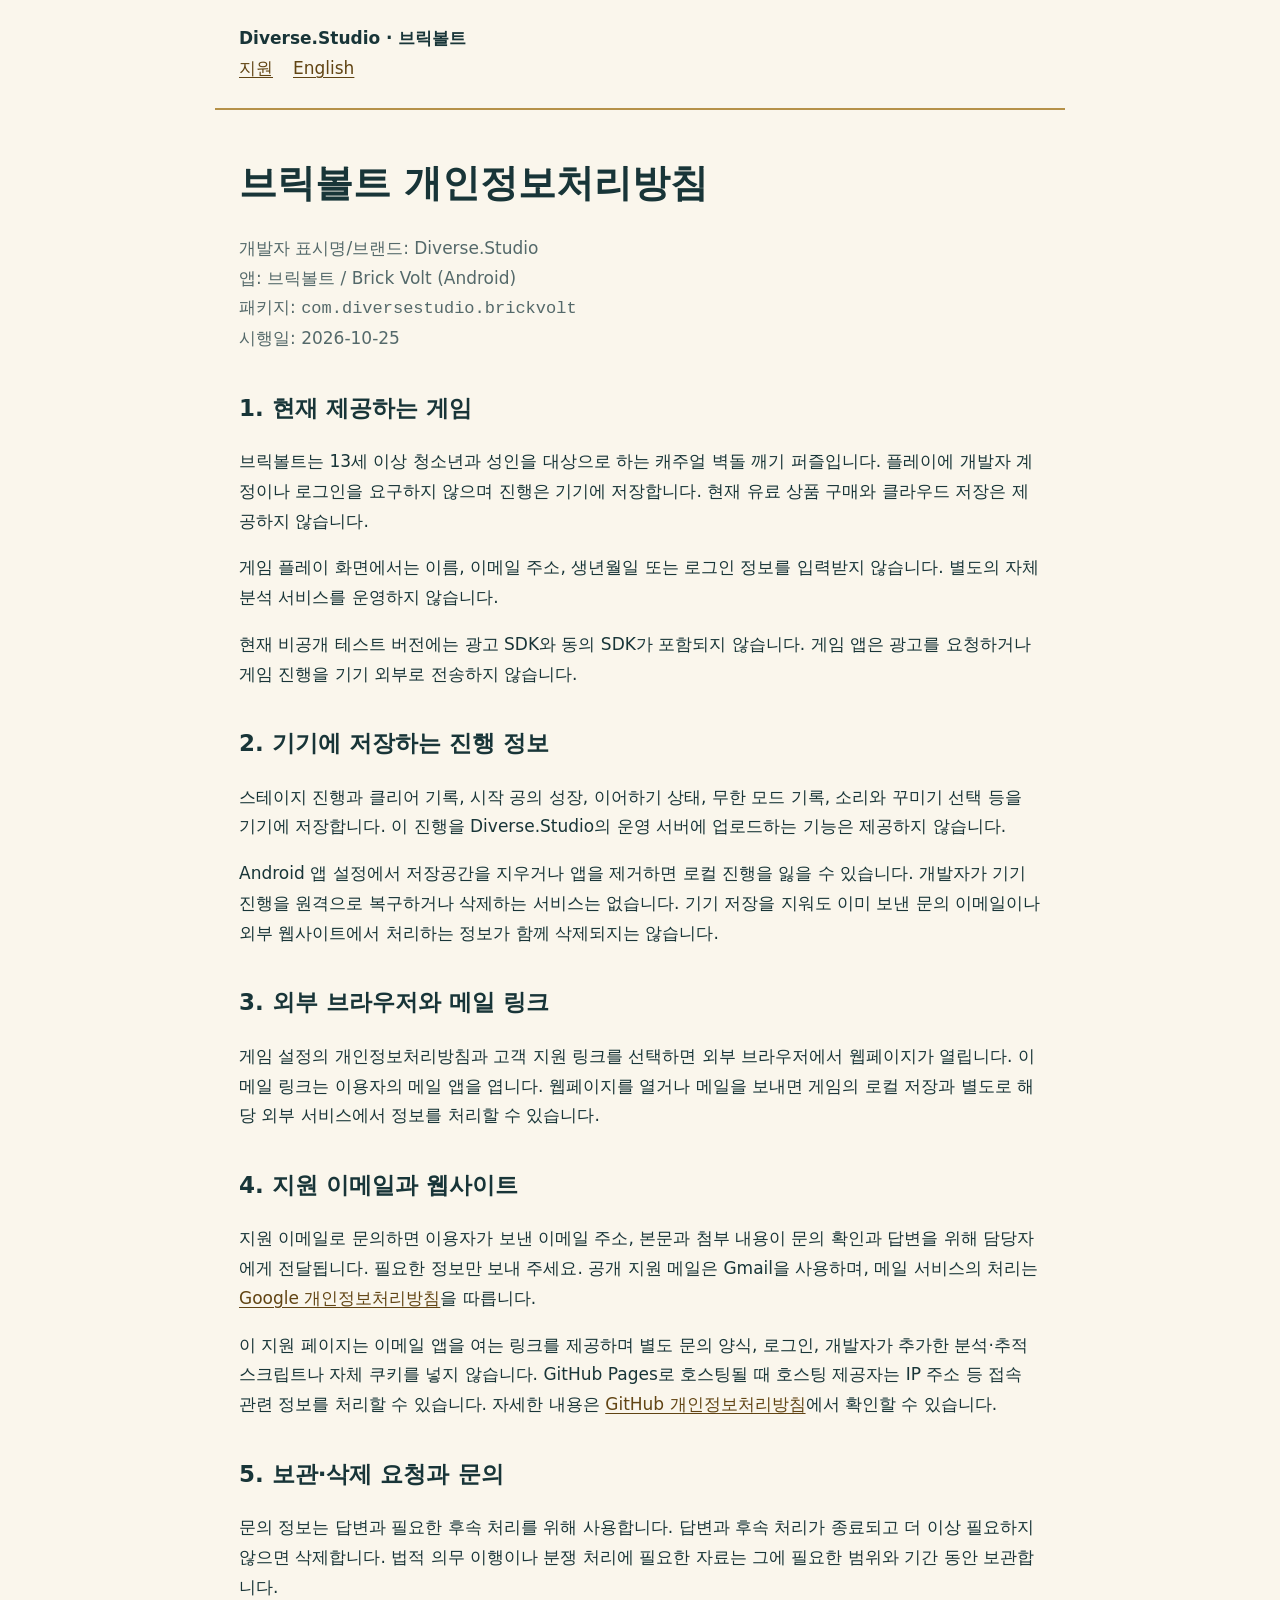
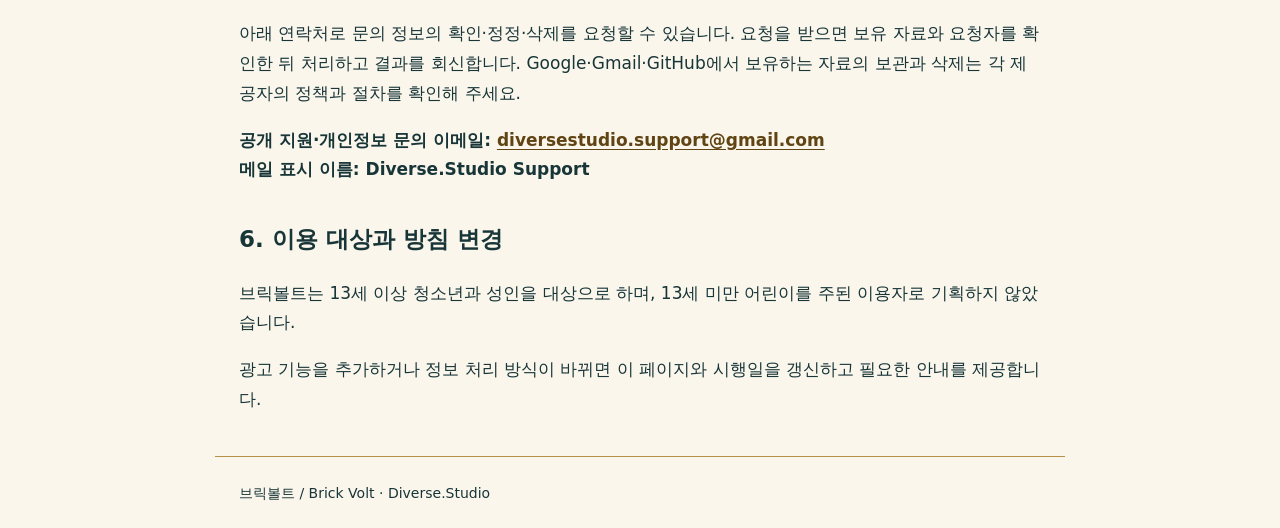
<file: brickvolt/privacy-ko.html>
<!doctype html>
<html lang="ko">
<head>
  <meta charset="utf-8">
  <meta name="viewport" content="width=device-width,initial-scale=1">
  <title>브릭볼트 개인정보처리방침 — Diverse.Studio</title>
  <link rel="stylesheet" href="../style.css">
</head>
<body>
<header>
  <strong>Diverse.Studio · 브릭볼트</strong>
  <nav aria-label="언어 및 지원">
    <a href="index.html#support-ko">지원</a>
    <a href="privacy-en.html" lang="en" hreflang="en">English</a>
  </nav>
</header>
<main>
  <h1>브릭볼트 개인정보처리방침</h1>
  <p class="meta">개발자 표시명/브랜드: Diverse.Studio<br>앱: 브릭볼트 / Brick Volt (Android)<br>패키지: <code>com.diversestudio.brickvolt</code><br>시행일: 2026-10-25</p>

  <h2>1. 현재 제공하는 게임</h2>
  <p>브릭볼트는 13세 이상 청소년과 성인을 대상으로 하는 캐주얼 벽돌 깨기 퍼즐입니다. 플레이에 개발자 계정이나 로그인을 요구하지 않으며 진행은 기기에 저장합니다. 현재 유료 상품 구매와 클라우드 저장은 제공하지 않습니다.</p>
  <p>게임 플레이 화면에서는 이름, 이메일 주소, 생년월일 또는 로그인 정보를 입력받지 않습니다. 별도의 자체 분석 서비스를 운영하지 않습니다.</p>
  <p>현재 비공개 테스트 버전에는 광고 SDK와 동의 SDK가 포함되지 않습니다. 게임 앱은 광고를 요청하거나 게임 진행을 기기 외부로 전송하지 않습니다.</p>

  <h2>2. 기기에 저장하는 진행 정보</h2>
  <p>스테이지 진행과 클리어 기록, 시작 공의 성장, 이어하기 상태, 무한 모드 기록, 소리와 꾸미기 선택 등을 기기에 저장합니다. 이 진행을 Diverse.Studio의 운영 서버에 업로드하는 기능은 제공하지 않습니다.</p>
  <p>Android 앱 설정에서 저장공간을 지우거나 앱을 제거하면 로컬 진행을 잃을 수 있습니다. 개발자가 기기 진행을 원격으로 복구하거나 삭제하는 서비스는 없습니다. 기기 저장을 지워도 이미 보낸 문의 이메일이나 외부 웹사이트에서 처리하는 정보가 함께 삭제되지는 않습니다.</p>

  <h2>3. 외부 브라우저와 메일 링크</h2>
  <p>게임 설정의 개인정보처리방침과 고객 지원 링크를 선택하면 외부 브라우저에서 웹페이지가 열립니다. 이메일 링크는 이용자의 메일 앱을 엽니다. 웹페이지를 열거나 메일을 보내면 게임의 로컬 저장과 별도로 해당 외부 서비스에서 정보를 처리할 수 있습니다.</p>

  <h2>4. 지원 이메일과 웹사이트</h2>
  <p>지원 이메일로 문의하면 이용자가 보낸 이메일 주소, 본문과 첨부 내용이 문의 확인과 답변을 위해 담당자에게 전달됩니다. 필요한 정보만 보내 주세요. 공개 지원 메일은 Gmail을 사용하며, 메일 서비스의 처리는 <a href="https://policies.google.com/privacy">Google 개인정보처리방침</a>을 따릅니다.</p>
  <p>이 지원 페이지는 이메일 앱을 여는 링크를 제공하며 별도 문의 양식, 로그인, 개발자가 추가한 분석·추적 스크립트나 자체 쿠키를 넣지 않습니다. GitHub Pages로 호스팅될 때 호스팅 제공자는 IP 주소 등 접속 관련 정보를 처리할 수 있습니다. 자세한 내용은 <a href="https://docs.github.com/en/site-policy/privacy-policies/github-general-privacy-statement">GitHub 개인정보처리방침</a>에서 확인할 수 있습니다.</p>

  <h2>5. 보관·삭제 요청과 문의</h2>
  <p>문의 정보는 답변과 필요한 후속 처리를 위해 사용합니다. 답변과 후속 처리가 종료되고 더 이상 필요하지 않으면 삭제합니다. 법적 의무 이행이나 분쟁 처리에 필요한 자료는 그에 필요한 범위와 기간 동안 보관합니다.</p>
  <p>아래 연락처로 문의 정보의 확인·정정·삭제를 요청할 수 있습니다. 요청을 받으면 보유 자료와 요청자를 확인한 뒤 처리하고 결과를 회신합니다. Google·Gmail·GitHub에서 보유하는 자료의 보관과 삭제는 각 제공자의 정책과 절차를 확인해 주세요.</p>
  <p><strong>공개 지원·개인정보 문의 이메일: <a href="mailto:diversestudio.support@gmail.com">diversestudio.support@gmail.com</a><br>메일 표시 이름: Diverse.Studio Support</strong></p>

  <h2>6. 이용 대상과 방침 변경</h2>
  <p>브릭볼트는 13세 이상 청소년과 성인을 대상으로 하며, 13세 미만 어린이를 주된 이용자로 기획하지 않았습니다.</p>
  <p>광고 기능을 추가하거나 정보 처리 방식이 바뀌면 이 페이지와 시행일을 갱신하고 필요한 안내를 제공합니다.</p>
</main>
<footer>브릭볼트 / Brick Volt · Diverse.Studio</footer>
</body>
</html>
</file>
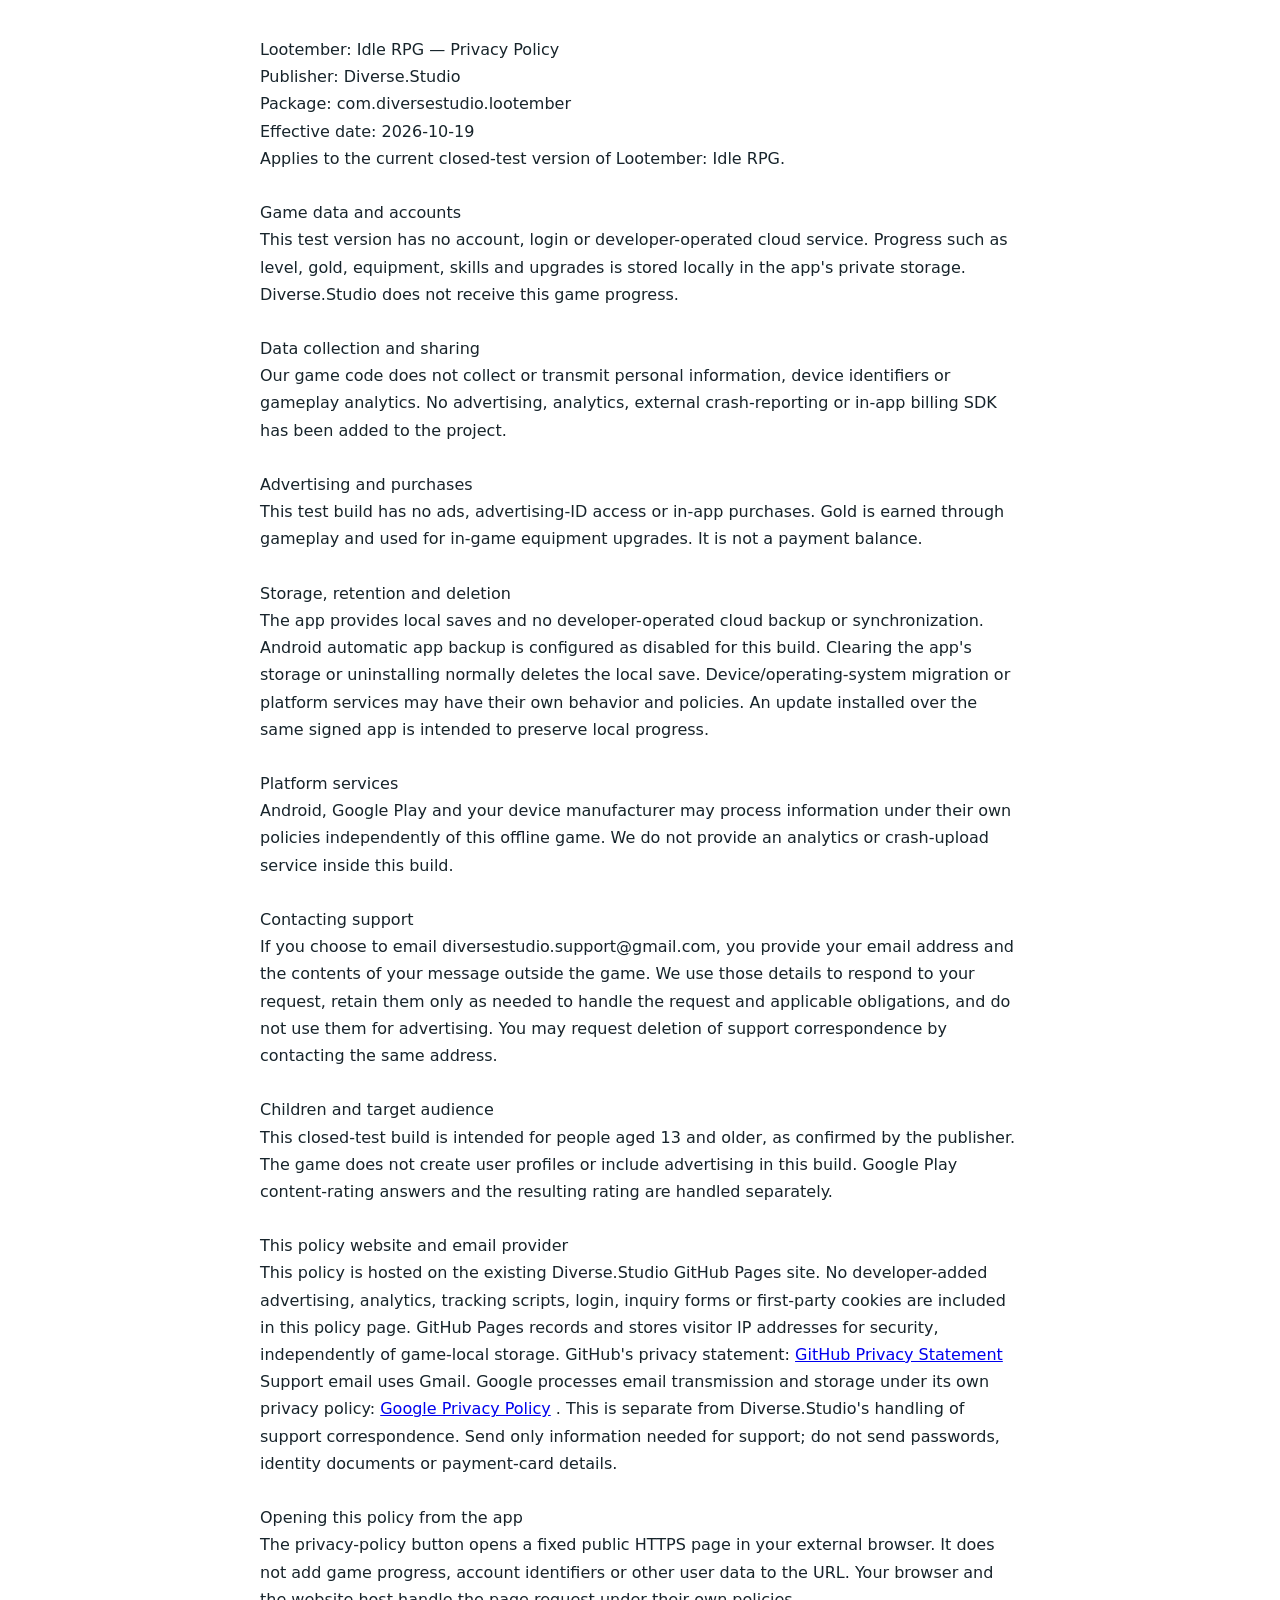
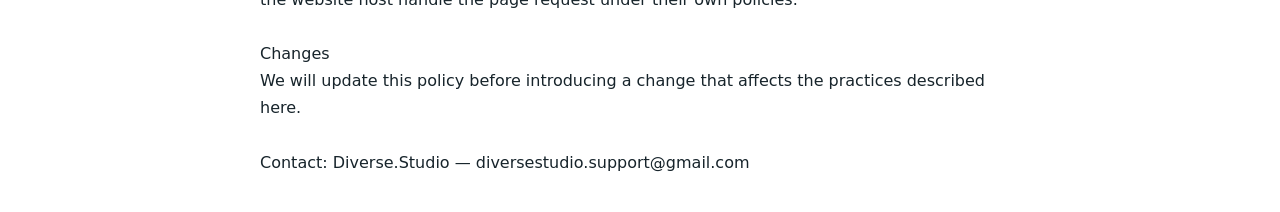
<file: lootember/privacy-en.html>
<!doctype html><html lang="en"><meta charset="utf-8"><meta name="viewport" content="width=device-width,initial-scale=1"><title>Lootember Privacy Policy — Diverse.Studio</title><style>body{max-width:760px;margin:36px auto;padding:0 20px;font:16px/1.7 system-ui,sans-serif;color:#17242b}pre{white-space:pre-wrap;font:inherit}</style><body><pre>Lootember: Idle RPG — Privacy Policy
Publisher: Diverse.Studio
Package: com.diversestudio.lootember
Effective date: 2026-10-19
Applies to the current closed-test version of Lootember: Idle RPG.

Game data and accounts
This test version has no account, login or developer-operated cloud service. Progress such as level, gold, equipment, skills and upgrades is stored locally in the app&#39;s private storage. Diverse.Studio does not receive this game progress.

Data collection and sharing
Our game code does not collect or transmit personal information, device identifiers or gameplay analytics. No advertising, analytics, external crash-reporting or in-app billing SDK has been added to the project.

Advertising and purchases
This test build has no ads, advertising-ID access or in-app purchases. Gold is earned through gameplay and used for in-game equipment upgrades. It is not a payment balance.

Storage, retention and deletion
The app provides local saves and no developer-operated cloud backup or synchronization. Android automatic app backup is configured as disabled for this build. Clearing the app&#39;s storage or uninstalling normally deletes the local save. Device/operating-system migration or platform services may have their own behavior and policies. An update installed over the same signed app is intended to preserve local progress.

Platform services
Android, Google Play and your device manufacturer may process information under their own policies independently of this offline game. We do not provide an analytics or crash-upload service inside this build.

Contacting support
If you choose to email diversestudio.support@gmail.com, you provide your email address and the contents of your message outside the game. We use those details to respond to your request, retain them only as needed to handle the request and applicable obligations, and do not use them for advertising. You may request deletion of support correspondence by contacting the same address.

Children and target audience
This closed-test build is intended for people aged 13 and older, as confirmed by the publisher. The game does not create user profiles or include advertising in this build. Google Play content-rating answers and the resulting rating are handled separately.

This policy website and email provider
This policy is hosted on the existing Diverse.Studio GitHub Pages site. No developer-added advertising, analytics, tracking scripts, login, inquiry forms or first-party cookies are included in this policy page. GitHub Pages records and stores visitor IP addresses for security, independently of game-local storage. GitHub&#39;s privacy statement: <a href="https://docs.github.com/en/site-policy/privacy-policies/github-general-privacy-statement">GitHub Privacy Statement</a>
Support email uses Gmail. Google processes email transmission and storage under its own privacy policy: <a href="https://policies.google.com/privacy">Google Privacy Policy</a> . This is separate from Diverse.Studio&#39;s handling of support correspondence. Send only information needed for support; do not send passwords, identity documents or payment-card details.

Opening this policy from the app
The privacy-policy button opens a fixed public HTTPS page in your external browser. It does not add game progress, account identifiers or other user data to the URL. Your browser and the website host handle the page request under their own policies.

Changes
We will update this policy before introducing a change that affects the practices described here.

Contact: Diverse.Studio — diversestudio.support@gmail.com
</pre></body></html>
</file>
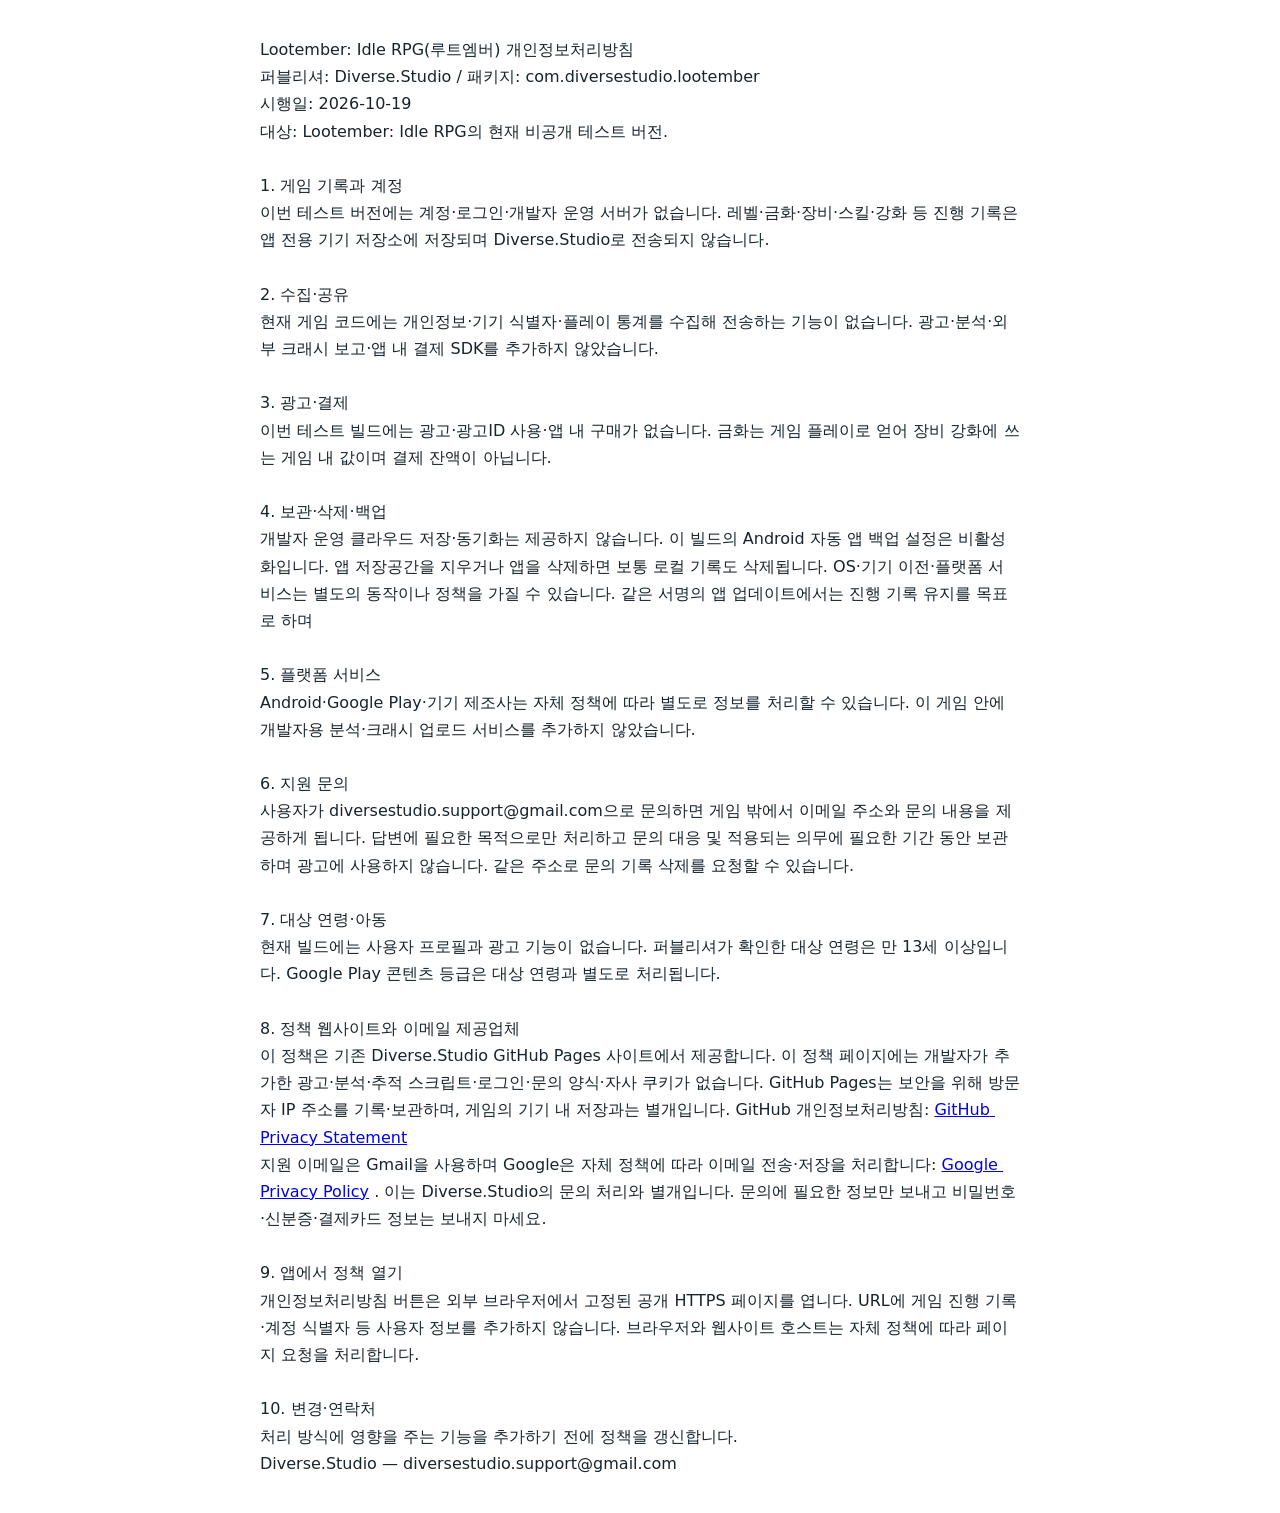
<file: lootember/privacy-ko.html>
<!doctype html><html lang="ko"><meta charset="utf-8"><meta name="viewport" content="width=device-width,initial-scale=1"><title>Lootember Privacy Policy — Diverse.Studio</title><style>body{max-width:760px;margin:36px auto;padding:0 20px;font:16px/1.7 system-ui,sans-serif;color:#17242b}pre{white-space:pre-wrap;font:inherit}</style><body><pre>Lootember: Idle RPG(루트엠버) 개인정보처리방침
퍼블리셔: Diverse.Studio / 패키지: com.diversestudio.lootember
시행일: 2026-10-19
대상: Lootember: Idle RPG의 현재 비공개 테스트 버전.

1. 게임 기록과 계정
이번 테스트 버전에는 계정&#183;로그인&#183;개발자 운영 서버가 없습니다. 레벨&#183;금화&#183;장비&#183;스킬&#183;강화 등 진행 기록은 앱 전용 기기 저장소에 저장되며 Diverse.Studio로 전송되지 않습니다.

2. 수집&#183;공유
현재 게임 코드에는 개인정보&#183;기기 식별자&#183;플레이 통계를 수집해 전송하는 기능이 없습니다. 광고&#183;분석&#183;외부 크래시 보고&#183;앱 내 결제 SDK를 추가하지 않았습니다.

3. 광고&#183;결제
이번 테스트 빌드에는 광고&#183;광고ID 사용&#183;앱 내 구매가 없습니다. 금화는 게임 플레이로 얻어 장비 강화에 쓰는 게임 내 값이며 결제 잔액이 아닙니다.

4. 보관&#183;삭제&#183;백업
개발자 운영 클라우드 저장&#183;동기화는 제공하지 않습니다. 이 빌드의 Android 자동 앱 백업 설정은 비활성화입니다. 앱 저장공간을 지우거나 앱을 삭제하면 보통 로컬 기록도 삭제됩니다. OS&#183;기기 이전&#183;플랫폼 서비스는 별도의 동작이나 정책을 가질 수 있습니다. 같은 서명의 앱 업데이트에서는 진행 기록 유지를 목표로 하며

5. 플랫폼 서비스
Android&#183;Google Play&#183;기기 제조사는 자체 정책에 따라 별도로 정보를 처리할 수 있습니다. 이 게임 안에 개발자용 분석&#183;크래시 업로드 서비스를 추가하지 않았습니다.

6. 지원 문의
사용자가 diversestudio.support@gmail.com으로 문의하면 게임 밖에서 이메일 주소와 문의 내용을 제공하게 됩니다. 답변에 필요한 목적으로만 처리하고 문의 대응 및 적용되는 의무에 필요한 기간 동안 보관하며 광고에 사용하지 않습니다. 같은 주소로 문의 기록 삭제를 요청할 수 있습니다.

7. 대상 연령&#183;아동
현재 빌드에는 사용자 프로필과 광고 기능이 없습니다. 퍼블리셔가 확인한 대상 연령은 만 13세 이상입니다. Google Play 콘텐츠 등급은 대상 연령과 별도로 처리됩니다.

8. 정책 웹사이트와 이메일 제공업체
이 정책은 기존 Diverse.Studio GitHub Pages 사이트에서 제공합니다. 이 정책 페이지에는 개발자가 추가한 광고&#183;분석&#183;추적 스크립트&#183;로그인&#183;문의 양식&#183;자사 쿠키가 없습니다. GitHub Pages는 보안을 위해 방문자 IP 주소를 기록&#183;보관하며, 게임의 기기 내 저장과는 별개입니다. GitHub 개인정보처리방침: <a href="https://docs.github.com/en/site-policy/privacy-policies/github-general-privacy-statement">GitHub Privacy Statement</a>
지원 이메일은 Gmail을 사용하며 Google은 자체 정책에 따라 이메일 전송&#183;저장을 처리합니다: <a href="https://policies.google.com/privacy">Google Privacy Policy</a> . 이는 Diverse.Studio의 문의 처리와 별개입니다. 문의에 필요한 정보만 보내고 비밀번호&#183;신분증&#183;결제카드 정보는 보내지 마세요.

9. 앱에서 정책 열기
개인정보처리방침 버튼은 외부 브라우저에서 고정된 공개 HTTPS 페이지를 엽니다. URL에 게임 진행 기록&#183;계정 식별자 등 사용자 정보를 추가하지 않습니다. 브라우저와 웹사이트 호스트는 자체 정책에 따라 페이지 요청을 처리합니다.

10. 변경&#183;연락처
처리 방식에 영향을 주는 기능을 추가하기 전에 정책을 갱신합니다.
Diverse.Studio — diversestudio.support@gmail.com
</pre></body></html>
</file>
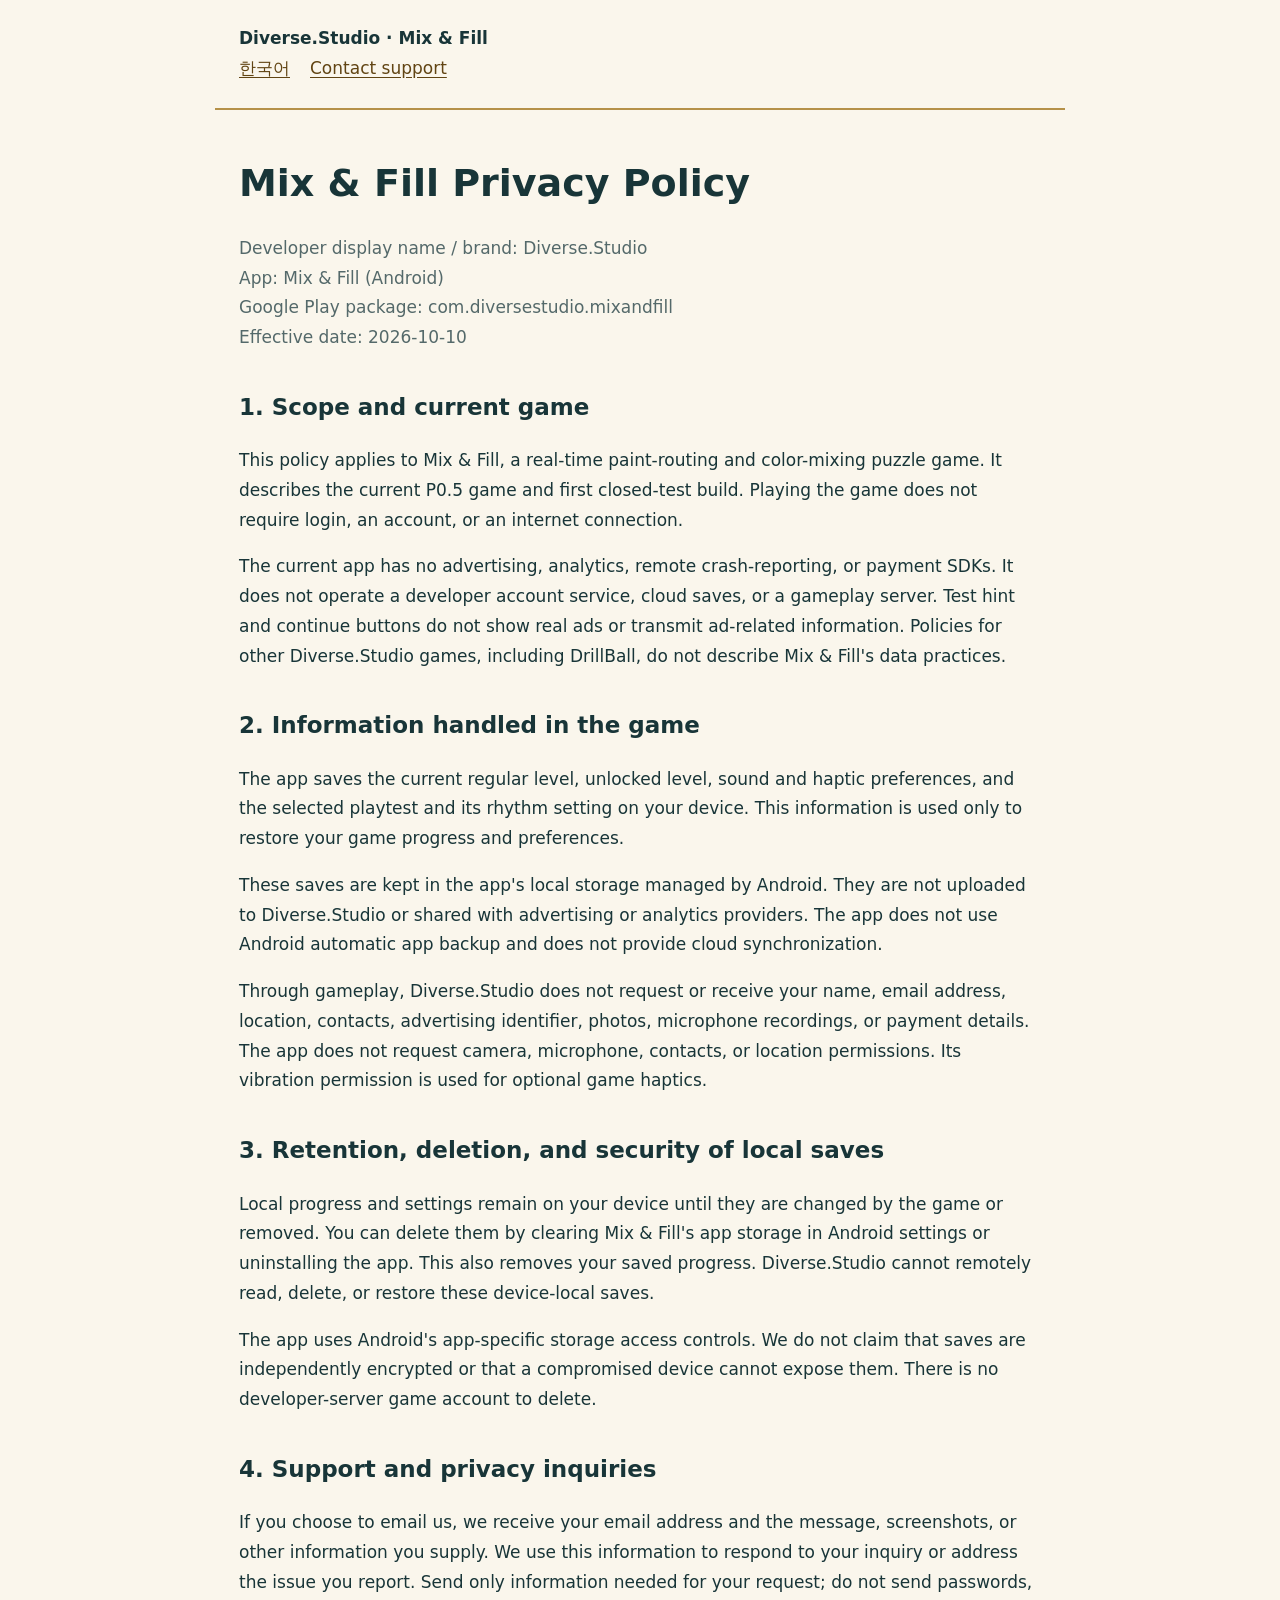
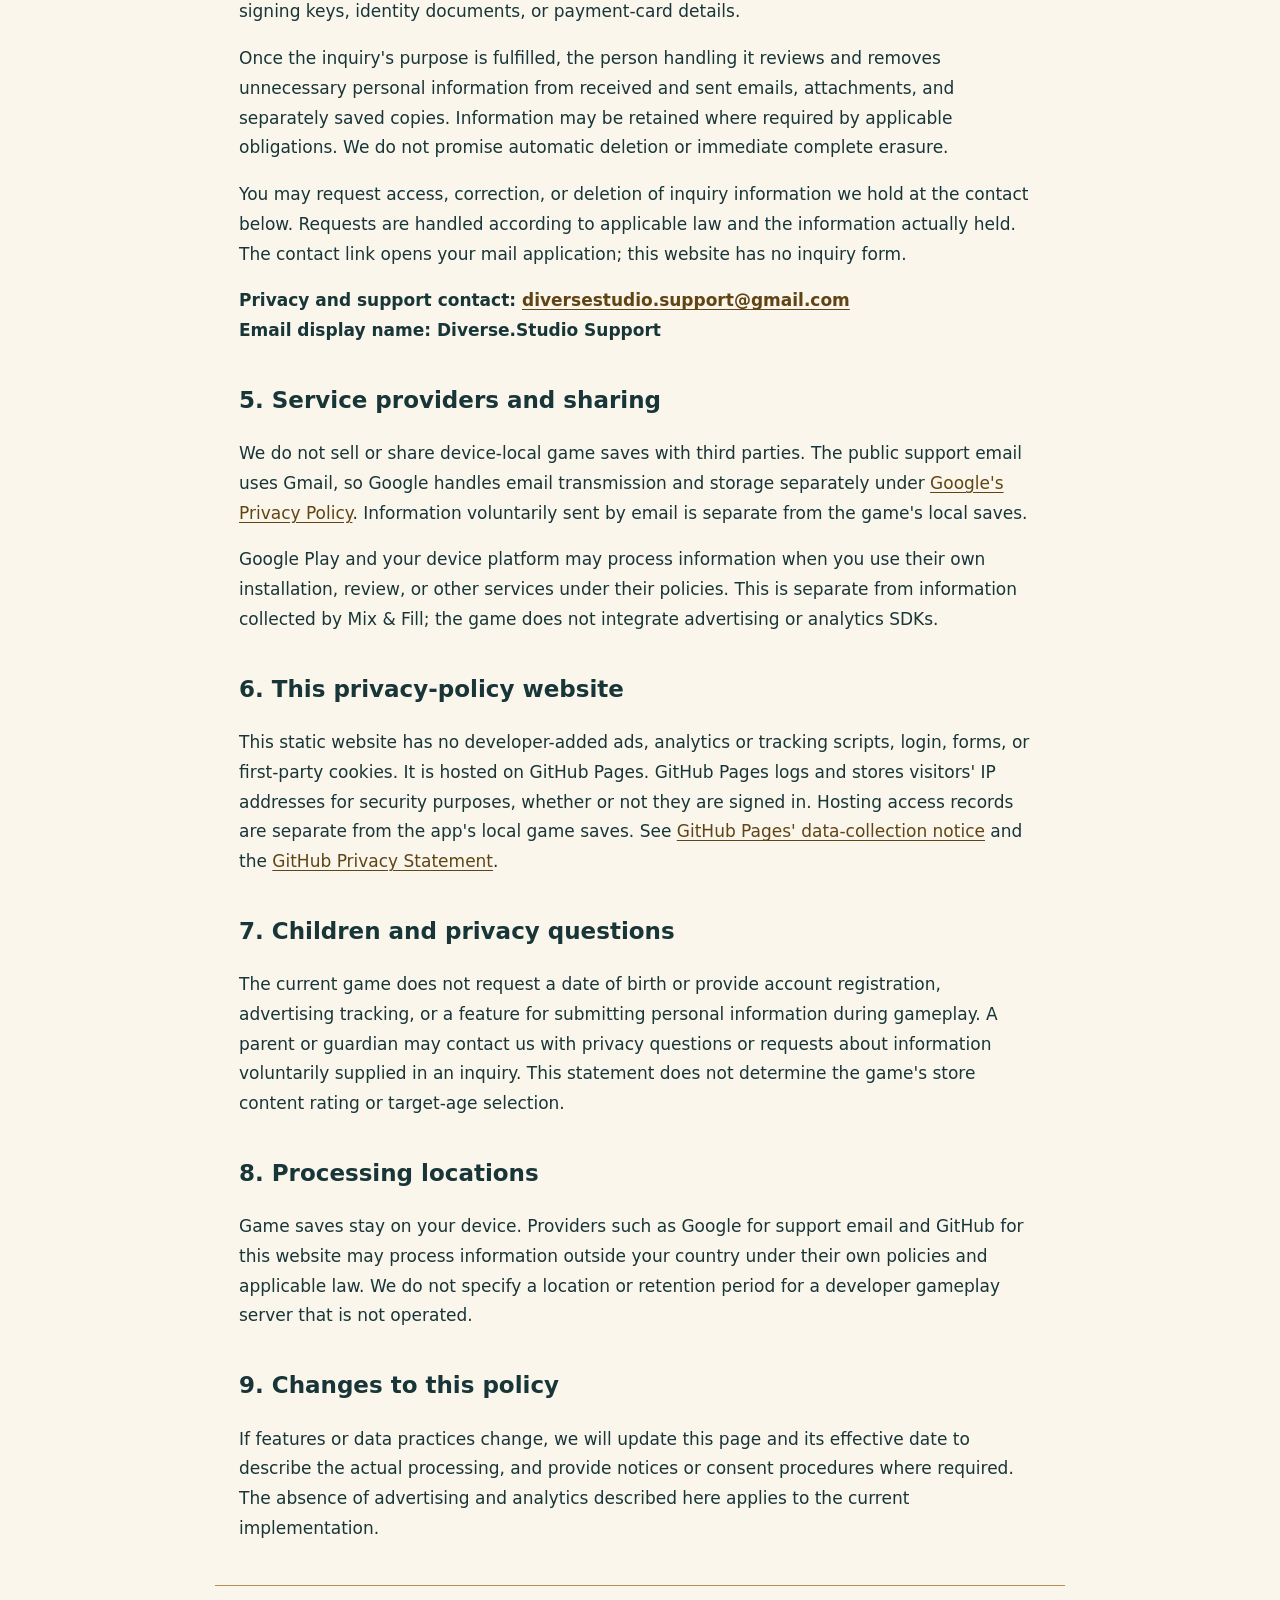
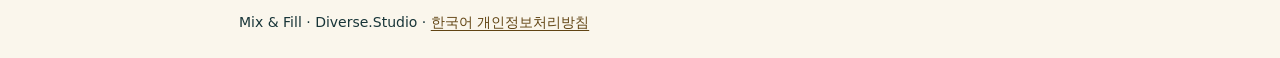
<file: mixandfill/privacy-en.html>
<!doctype html>
<html lang="en">
<head>
  <meta charset="utf-8">
  <meta name="viewport" content="width=device-width,initial-scale=1">
  <title>Mix &amp; Fill Privacy Policy — Diverse.Studio</title>
  <meta name="description" content="Privacy policy for Mix & Fill by Diverse.Studio: local game saves, no login, and no advertising or analytics SDKs in the current build.">
  <link rel="stylesheet" href="../style.css">
  <link rel="canonical" href="https://jeongdhun.github.io/mixandfill/privacy-en.html">
  <link rel="alternate" hreflang="en" href="https://jeongdhun.github.io/mixandfill/privacy-en.html">
  <link rel="alternate" hreflang="ko" href="https://jeongdhun.github.io/mixandfill/privacy-ko.html">
</head>
<body>
<header>
  <strong>Diverse.Studio · Mix &amp; Fill</strong>
  <nav aria-label="Language and contact">
    <a href="privacy-ko.html" lang="ko" hreflang="ko">한국어</a>
    <a href="mailto:diversestudio.support@gmail.com">Contact support</a>
  </nav>
</header>
<main>
  <h1>Mix &amp; Fill Privacy Policy</h1>
  <p class="meta">Developer display name / brand: Diverse.Studio<br>
    App: Mix &amp; Fill (Android)<br>
    Google Play package: com.diversestudio.mixandfill<br>
    Effective date: 2026-10-10</p>

  <h2>1. Scope and current game</h2>
  <p>This policy applies to Mix &amp; Fill, a real-time paint-routing and color-mixing puzzle game. It describes the current P0.5 game and first closed-test build. Playing the game does not require login, an account, or an internet connection.</p>
  <p>The current app has no advertising, analytics, remote crash-reporting, or payment SDKs. It does not operate a developer account service, cloud saves, or a gameplay server. Test hint and continue buttons do not show real ads or transmit ad-related information. Policies for other Diverse.Studio games, including DrillBall, do not describe Mix &amp; Fill's data practices.</p>

  <h2>2. Information handled in the game</h2>
  <p>The app saves the current regular level, unlocked level, sound and haptic preferences, and the selected playtest and its rhythm setting on your device. This information is used only to restore your game progress and preferences.</p>
  <p>These saves are kept in the app's local storage managed by Android. They are not uploaded to Diverse.Studio or shared with advertising or analytics providers. The app does not use Android automatic app backup and does not provide cloud synchronization.</p>
  <p>Through gameplay, Diverse.Studio does not request or receive your name, email address, location, contacts, advertising identifier, photos, microphone recordings, or payment details. The app does not request camera, microphone, contacts, or location permissions. Its vibration permission is used for optional game haptics.</p>

  <h2>3. Retention, deletion, and security of local saves</h2>
  <p>Local progress and settings remain on your device until they are changed by the game or removed. You can delete them by clearing Mix &amp; Fill's app storage in Android settings or uninstalling the app. This also removes your saved progress. Diverse.Studio cannot remotely read, delete, or restore these device-local saves.</p>
  <p>The app uses Android's app-specific storage access controls. We do not claim that saves are independently encrypted or that a compromised device cannot expose them. There is no developer-server game account to delete.</p>

  <h2>4. Support and privacy inquiries</h2>
  <p>If you choose to email us, we receive your email address and the message, screenshots, or other information you supply. We use this information to respond to your inquiry or address the issue you report. Send only information needed for your request; do not send passwords, signing keys, identity documents, or payment-card details.</p>
  <p>Once the inquiry's purpose is fulfilled, the person handling it reviews and removes unnecessary personal information from received and sent emails, attachments, and separately saved copies. Information may be retained where required by applicable obligations. We do not promise automatic deletion or immediate complete erasure.</p>
  <p>You may request access, correction, or deletion of inquiry information we hold at the contact below. Requests are handled according to applicable law and the information actually held. The contact link opens your mail application; this website has no inquiry form.</p>
  <p><strong>Privacy and support contact: <a href="mailto:diversestudio.support@gmail.com">diversestudio.support@gmail.com</a><br>
    Email display name: Diverse.Studio Support</strong></p>

  <h2>5. Service providers and sharing</h2>
  <p>We do not sell or share device-local game saves with third parties. The public support email uses Gmail, so Google handles email transmission and storage separately under <a href="https://policies.google.com/privacy">Google's Privacy Policy</a>. Information voluntarily sent by email is separate from the game's local saves.</p>
  <p>Google Play and your device platform may process information when you use their own installation, review, or other services under their policies. This is separate from information collected by Mix &amp; Fill; the game does not integrate advertising or analytics SDKs.</p>

  <h2>6. This privacy-policy website</h2>
  <p>This static website has no developer-added ads, analytics or tracking scripts, login, forms, or first-party cookies. It is hosted on GitHub Pages. GitHub Pages logs and stores visitors' IP addresses for security purposes, whether or not they are signed in. Hosting access records are separate from the app's local game saves. See <a href="https://docs.github.com/en/pages/getting-started-with-github-pages/what-is-github-pages#data-collection">GitHub Pages' data-collection notice</a> and the <a href="https://docs.github.com/en/site-policy/privacy-policies/github-general-privacy-statement">GitHub Privacy Statement</a>.</p>

  <h2>7. Children and privacy questions</h2>
  <p>The current game does not request a date of birth or provide account registration, advertising tracking, or a feature for submitting personal information during gameplay. A parent or guardian may contact us with privacy questions or requests about information voluntarily supplied in an inquiry. This statement does not determine the game's store content rating or target-age selection.</p>

  <h2>8. Processing locations</h2>
  <p>Game saves stay on your device. Providers such as Google for support email and GitHub for this website may process information outside your country under their own policies and applicable law. We do not specify a location or retention period for a developer gameplay server that is not operated.</p>

  <h2>9. Changes to this policy</h2>
  <p>If features or data practices change, we will update this page and its effective date to describe the actual processing, and provide notices or consent procedures where required. The absence of advertising and analytics described here applies to the current implementation.</p>
</main>
<footer>Mix &amp; Fill · Diverse.Studio · <a href="privacy-ko.html" lang="ko">한국어 개인정보처리방침</a></footer>
</body>
</html>
</file>
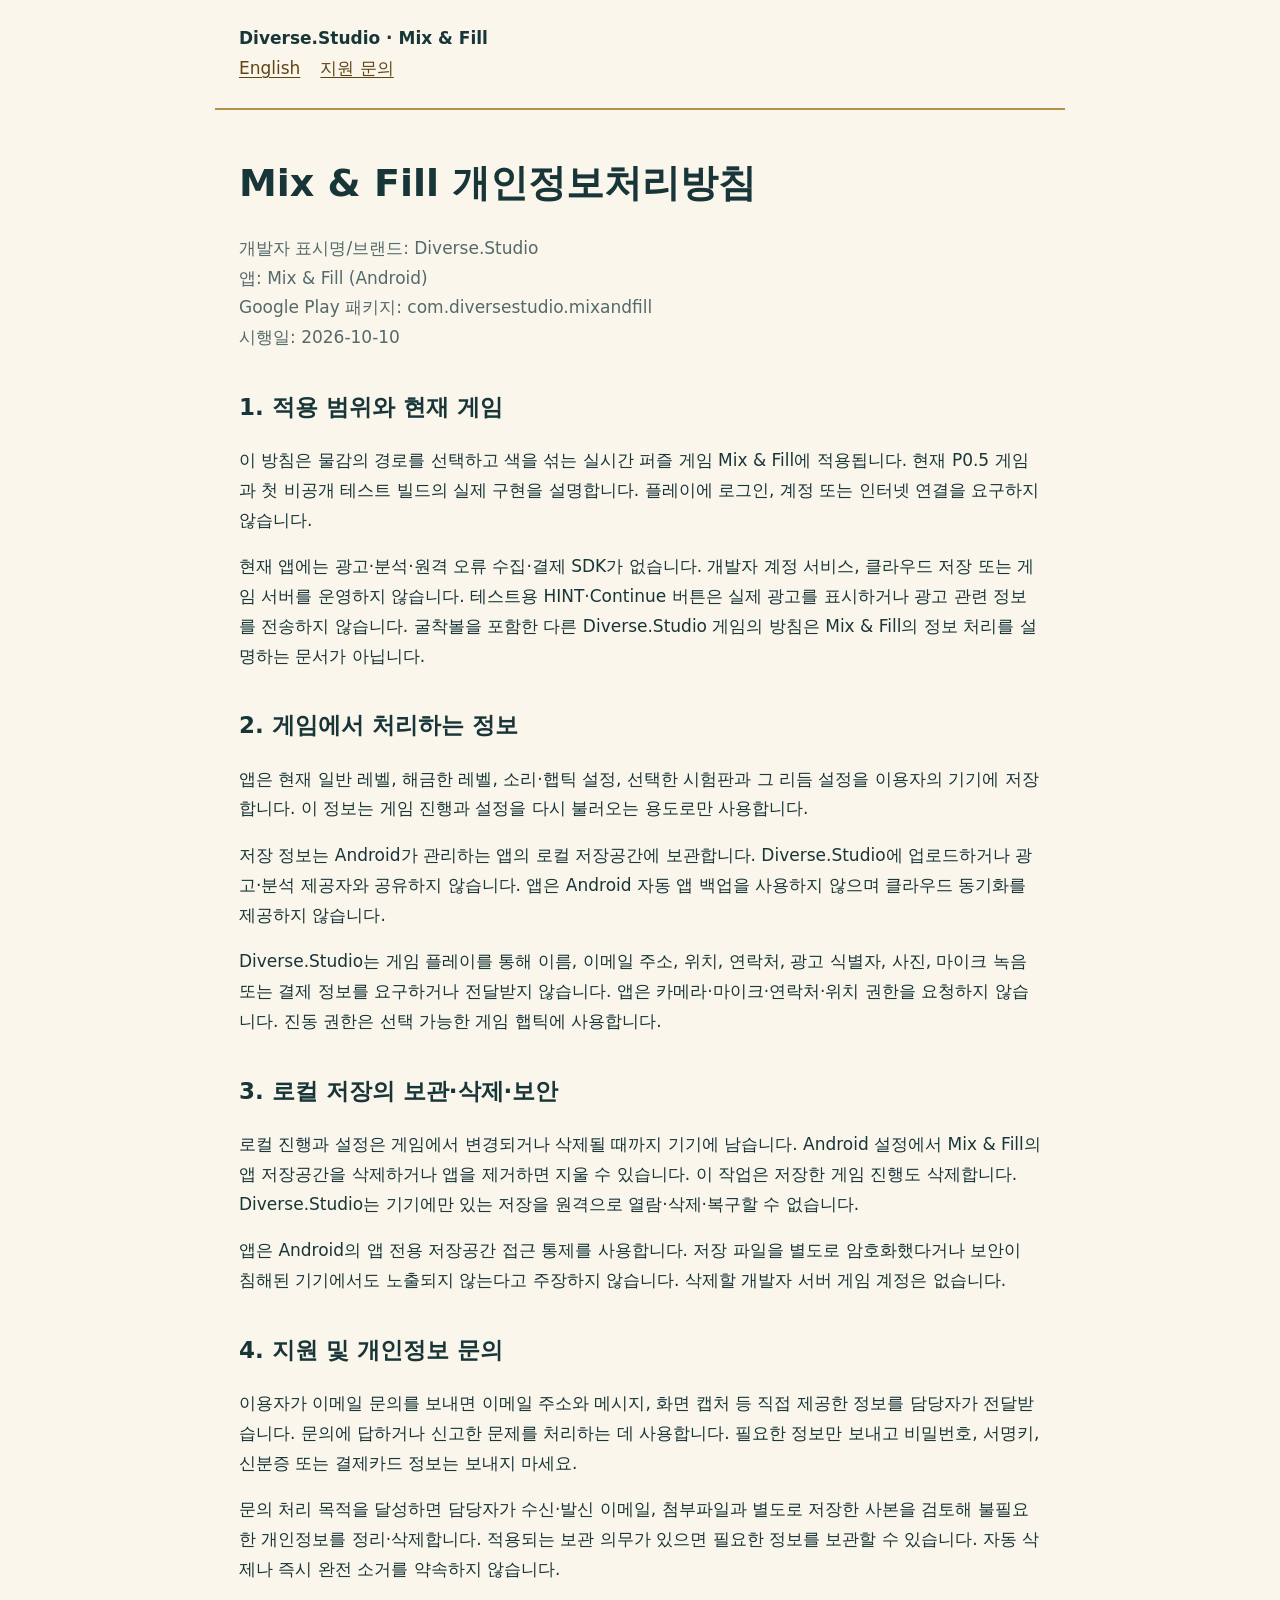
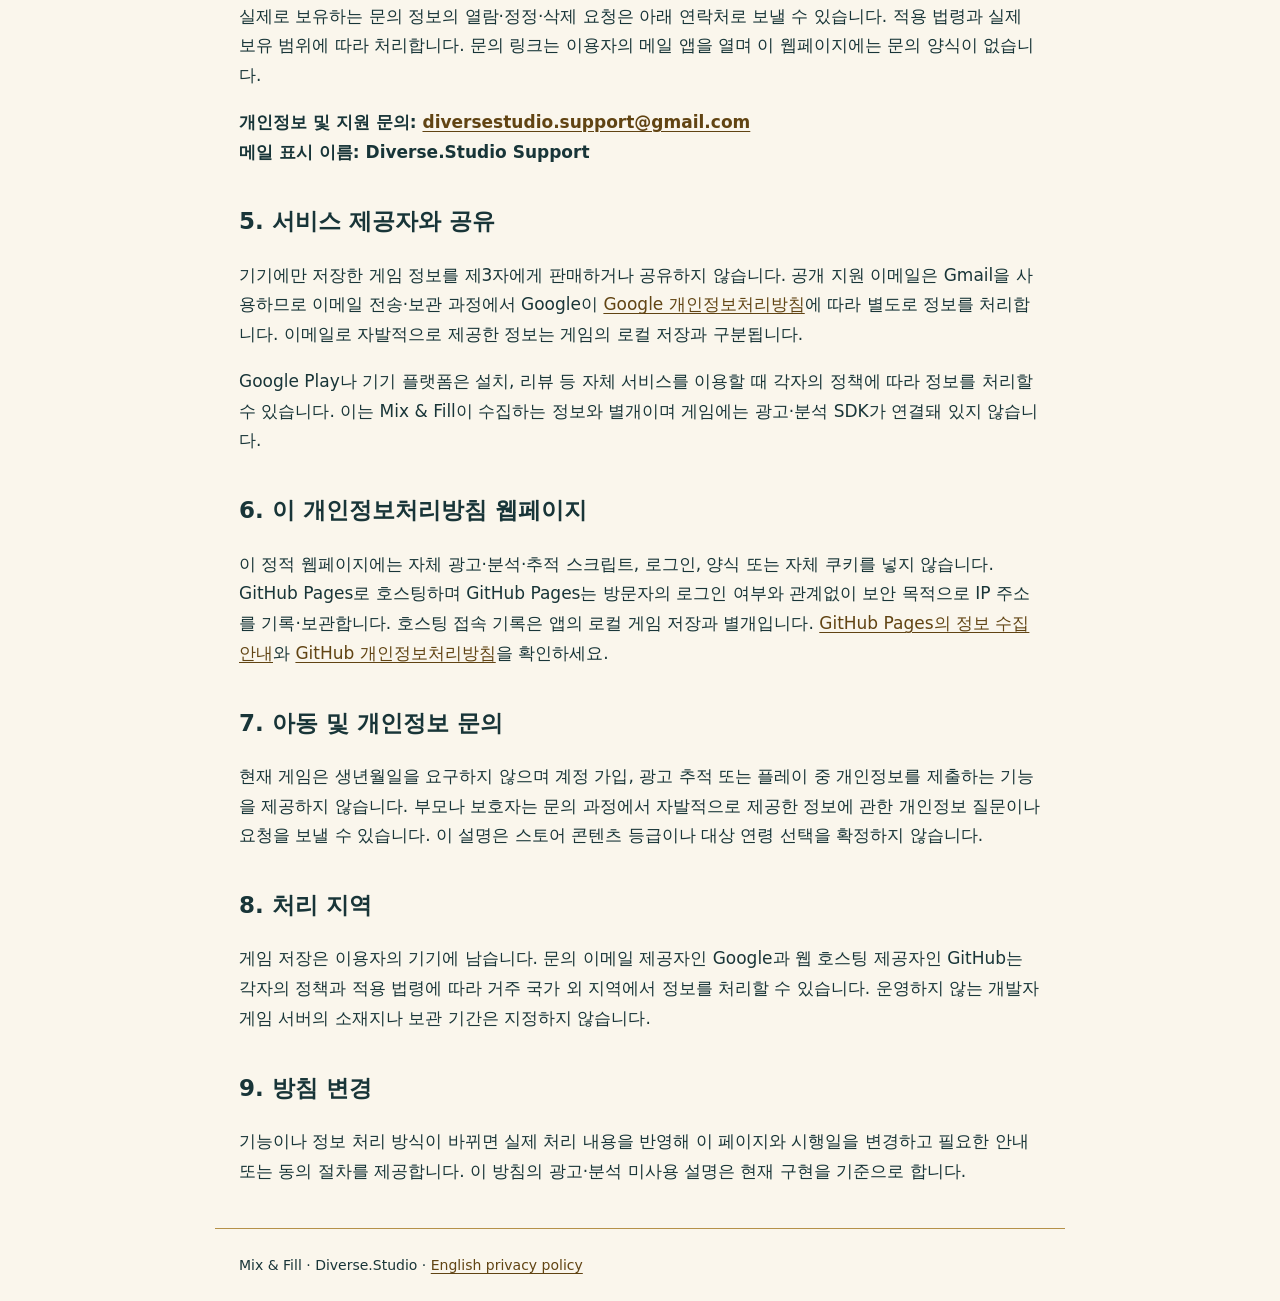
<file: mixandfill/privacy-ko.html>
<!doctype html>
<html lang="ko">
<head>
  <meta charset="utf-8">
  <meta name="viewport" content="width=device-width,initial-scale=1">
  <title>Mix &amp; Fill 개인정보처리방침 — Diverse.Studio</title>
  <meta name="description" content="Diverse.Studio의 Mix & Fill 개인정보처리방침. 현재 버전은 로그인, 광고·분석 SDK 없이 게임 진행과 설정을 기기에만 저장합니다.">
  <link rel="stylesheet" href="../style.css">
  <link rel="canonical" href="https://jeongdhun.github.io/mixandfill/privacy-ko.html">
  <link rel="alternate" hreflang="en" href="https://jeongdhun.github.io/mixandfill/privacy-en.html">
  <link rel="alternate" hreflang="ko" href="https://jeongdhun.github.io/mixandfill/privacy-ko.html">
</head>
<body>
<header>
  <strong>Diverse.Studio · Mix &amp; Fill</strong>
  <nav aria-label="언어 및 문의">
    <a href="privacy-en.html" lang="en" hreflang="en">English</a>
    <a href="mailto:diversestudio.support@gmail.com">지원 문의</a>
  </nav>
</header>
<main>
  <h1>Mix &amp; Fill 개인정보처리방침</h1>
  <p class="meta">개발자 표시명/브랜드: Diverse.Studio<br>
    앱: Mix &amp; Fill (Android)<br>
    Google Play 패키지: com.diversestudio.mixandfill<br>
    시행일: 2026-10-10</p>

  <h2>1. 적용 범위와 현재 게임</h2>
  <p>이 방침은 물감의 경로를 선택하고 색을 섞는 실시간 퍼즐 게임 Mix &amp; Fill에 적용됩니다. 현재 P0.5 게임과 첫 비공개 테스트 빌드의 실제 구현을 설명합니다. 플레이에 로그인, 계정 또는 인터넷 연결을 요구하지 않습니다.</p>
  <p>현재 앱에는 광고·분석·원격 오류 수집·결제 SDK가 없습니다. 개발자 계정 서비스, 클라우드 저장 또는 게임 서버를 운영하지 않습니다. 테스트용 HINT·Continue 버튼은 실제 광고를 표시하거나 광고 관련 정보를 전송하지 않습니다. 굴착볼을 포함한 다른 Diverse.Studio 게임의 방침은 Mix &amp; Fill의 정보 처리를 설명하는 문서가 아닙니다.</p>

  <h2>2. 게임에서 처리하는 정보</h2>
  <p>앱은 현재 일반 레벨, 해금한 레벨, 소리·햅틱 설정, 선택한 시험판과 그 리듬 설정을 이용자의 기기에 저장합니다. 이 정보는 게임 진행과 설정을 다시 불러오는 용도로만 사용합니다.</p>
  <p>저장 정보는 Android가 관리하는 앱의 로컬 저장공간에 보관합니다. Diverse.Studio에 업로드하거나 광고·분석 제공자와 공유하지 않습니다. 앱은 Android 자동 앱 백업을 사용하지 않으며 클라우드 동기화를 제공하지 않습니다.</p>
  <p>Diverse.Studio는 게임 플레이를 통해 이름, 이메일 주소, 위치, 연락처, 광고 식별자, 사진, 마이크 녹음 또는 결제 정보를 요구하거나 전달받지 않습니다. 앱은 카메라·마이크·연락처·위치 권한을 요청하지 않습니다. 진동 권한은 선택 가능한 게임 햅틱에 사용합니다.</p>

  <h2>3. 로컬 저장의 보관·삭제·보안</h2>
  <p>로컬 진행과 설정은 게임에서 변경되거나 삭제될 때까지 기기에 남습니다. Android 설정에서 Mix &amp; Fill의 앱 저장공간을 삭제하거나 앱을 제거하면 지울 수 있습니다. 이 작업은 저장한 게임 진행도 삭제합니다. Diverse.Studio는 기기에만 있는 저장을 원격으로 열람·삭제·복구할 수 없습니다.</p>
  <p>앱은 Android의 앱 전용 저장공간 접근 통제를 사용합니다. 저장 파일을 별도로 암호화했다거나 보안이 침해된 기기에서도 노출되지 않는다고 주장하지 않습니다. 삭제할 개발자 서버 게임 계정은 없습니다.</p>

  <h2>4. 지원 및 개인정보 문의</h2>
  <p>이용자가 이메일 문의를 보내면 이메일 주소와 메시지, 화면 캡처 등 직접 제공한 정보를 담당자가 전달받습니다. 문의에 답하거나 신고한 문제를 처리하는 데 사용합니다. 필요한 정보만 보내고 비밀번호, 서명키, 신분증 또는 결제카드 정보는 보내지 마세요.</p>
  <p>문의 처리 목적을 달성하면 담당자가 수신·발신 이메일, 첨부파일과 별도로 저장한 사본을 검토해 불필요한 개인정보를 정리·삭제합니다. 적용되는 보관 의무가 있으면 필요한 정보를 보관할 수 있습니다. 자동 삭제나 즉시 완전 소거를 약속하지 않습니다.</p>
  <p>실제로 보유하는 문의 정보의 열람·정정·삭제 요청은 아래 연락처로 보낼 수 있습니다. 적용 법령과 실제 보유 범위에 따라 처리합니다. 문의 링크는 이용자의 메일 앱을 열며 이 웹페이지에는 문의 양식이 없습니다.</p>
  <p><strong>개인정보 및 지원 문의: <a href="mailto:diversestudio.support@gmail.com">diversestudio.support@gmail.com</a><br>
    메일 표시 이름: Diverse.Studio Support</strong></p>

  <h2>5. 서비스 제공자와 공유</h2>
  <p>기기에만 저장한 게임 정보를 제3자에게 판매하거나 공유하지 않습니다. 공개 지원 이메일은 Gmail을 사용하므로 이메일 전송·보관 과정에서 Google이 <a href="https://policies.google.com/privacy">Google 개인정보처리방침</a>에 따라 별도로 정보를 처리합니다. 이메일로 자발적으로 제공한 정보는 게임의 로컬 저장과 구분됩니다.</p>
  <p>Google Play나 기기 플랫폼은 설치, 리뷰 등 자체 서비스를 이용할 때 각자의 정책에 따라 정보를 처리할 수 있습니다. 이는 Mix &amp; Fill이 수집하는 정보와 별개이며 게임에는 광고·분석 SDK가 연결돼 있지 않습니다.</p>

  <h2>6. 이 개인정보처리방침 웹페이지</h2>
  <p>이 정적 웹페이지에는 자체 광고·분석·추적 스크립트, 로그인, 양식 또는 자체 쿠키를 넣지 않습니다. GitHub Pages로 호스팅하며 GitHub Pages는 방문자의 로그인 여부와 관계없이 보안 목적으로 IP 주소를 기록·보관합니다. 호스팅 접속 기록은 앱의 로컬 게임 저장과 별개입니다. <a href="https://docs.github.com/en/pages/getting-started-with-github-pages/what-is-github-pages#data-collection">GitHub Pages의 정보 수집 안내</a>와 <a href="https://docs.github.com/en/site-policy/privacy-policies/github-general-privacy-statement">GitHub 개인정보처리방침</a>을 확인하세요.</p>

  <h2>7. 아동 및 개인정보 문의</h2>
  <p>현재 게임은 생년월일을 요구하지 않으며 계정 가입, 광고 추적 또는 플레이 중 개인정보를 제출하는 기능을 제공하지 않습니다. 부모나 보호자는 문의 과정에서 자발적으로 제공한 정보에 관한 개인정보 질문이나 요청을 보낼 수 있습니다. 이 설명은 스토어 콘텐츠 등급이나 대상 연령 선택을 확정하지 않습니다.</p>

  <h2>8. 처리 지역</h2>
  <p>게임 저장은 이용자의 기기에 남습니다. 문의 이메일 제공자인 Google과 웹 호스팅 제공자인 GitHub는 각자의 정책과 적용 법령에 따라 거주 국가 외 지역에서 정보를 처리할 수 있습니다. 운영하지 않는 개발자 게임 서버의 소재지나 보관 기간은 지정하지 않습니다.</p>

  <h2>9. 방침 변경</h2>
  <p>기능이나 정보 처리 방식이 바뀌면 실제 처리 내용을 반영해 이 페이지와 시행일을 변경하고 필요한 안내 또는 동의 절차를 제공합니다. 이 방침의 광고·분석 미사용 설명은 현재 구현을 기준으로 합니다.</p>
</main>
<footer>Mix &amp; Fill · Diverse.Studio · <a href="privacy-en.html" lang="en">English privacy policy</a></footer>
</body>
</html>
</file>
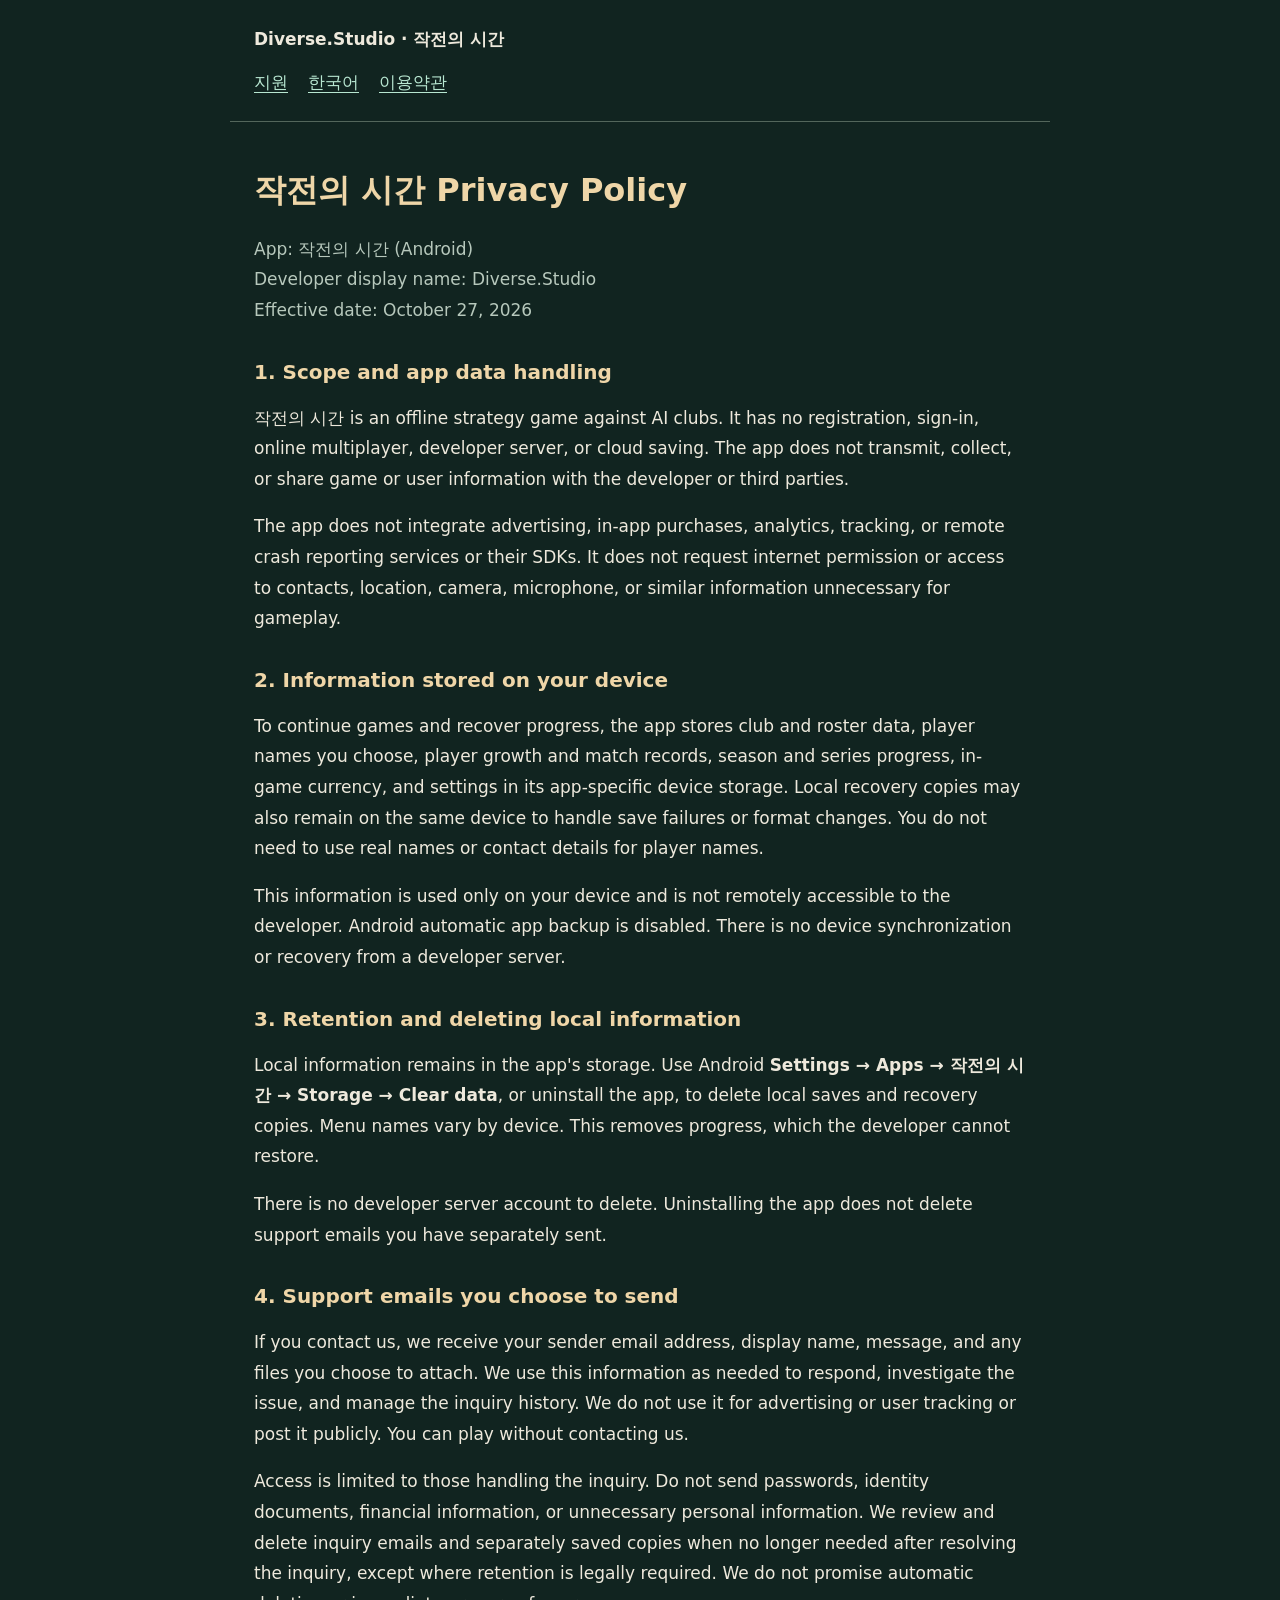
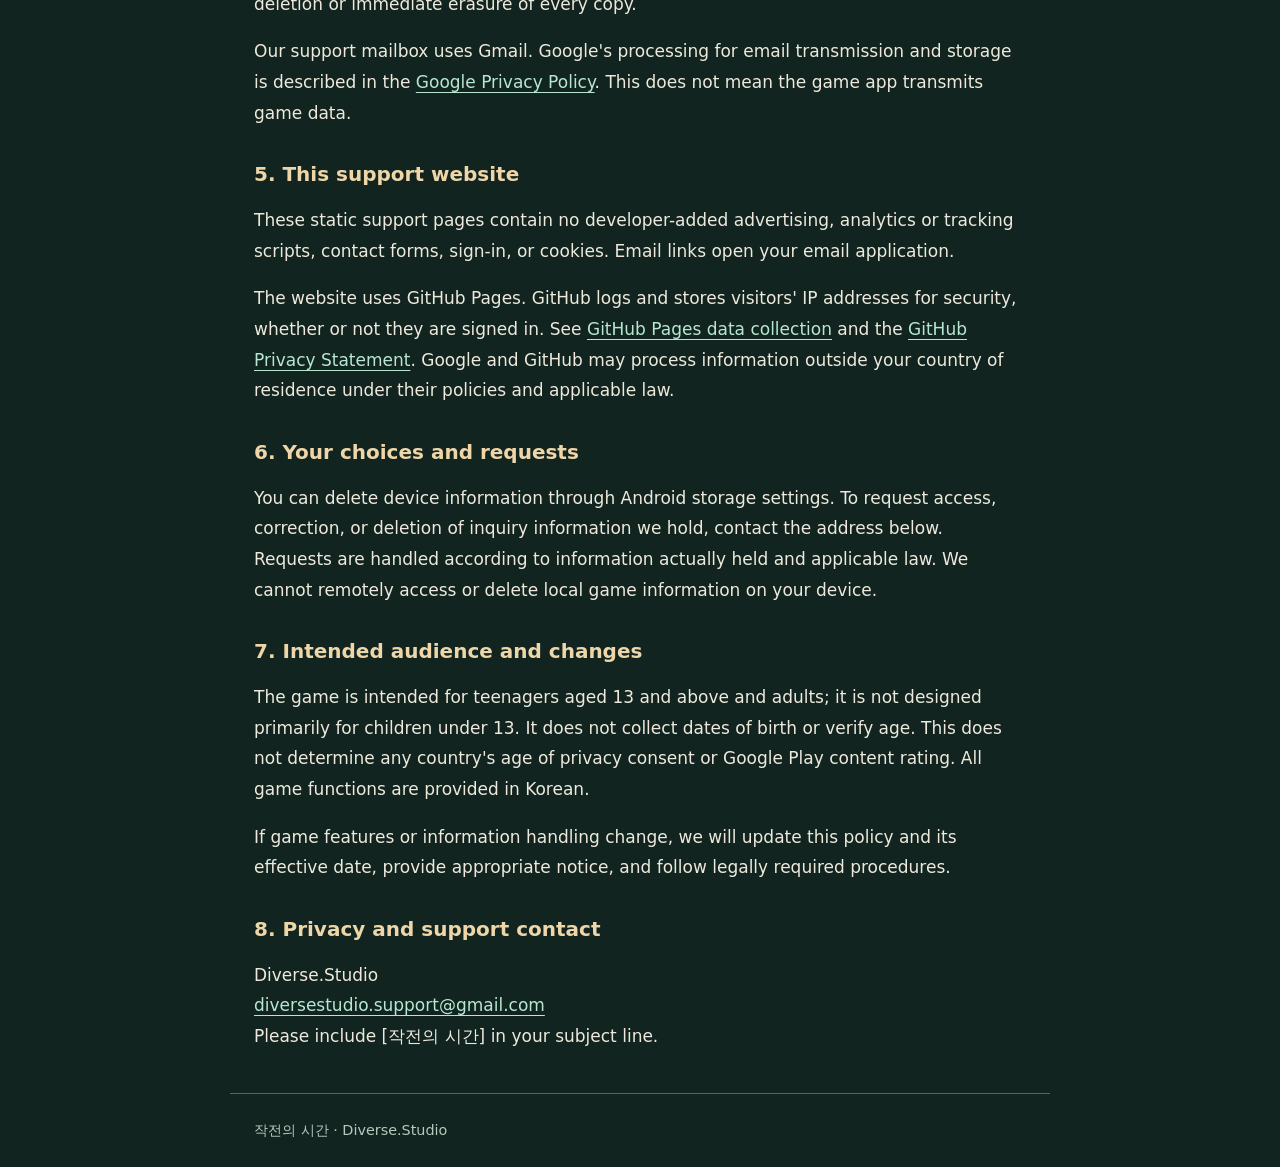
<file: tacticsclub/privacy-en.html>
<!doctype html>
<html lang="en">
<head>
  <meta charset="utf-8">
  <meta name="viewport" content="width=device-width,initial-scale=1">
  <title>작전의 시간 Privacy Policy — Diverse.Studio</title>
  <style>
    :root{color-scheme:dark}*{box-sizing:border-box}body{margin:0;background:#112420;color:#eee9dc;font:17px/1.8 system-ui,-apple-system,"Malgun Gothic",sans-serif}header,main,footer{max-width:820px;margin:auto;padding:24px}header{border-bottom:1px solid #53665b}nav{display:flex;gap:12px 20px;flex-wrap:wrap;margin-top:12px}a{color:#b8e7d1;text-underline-offset:4px}a:focus-visible{outline:3px solid #d1ad71;outline-offset:5px}h1,h2{line-height:1.4;color:#efd6a8}h1{font-size:2rem}h2{font-size:1.25rem;margin-top:32px}.meta,footer{color:#b7c8bc}li{margin:.35em 0}footer{border-top:1px solid #53665b;font-size:.9rem}p,li,a{overflow-wrap:anywhere}
  </style>
</head>
<body>
  <header><strong>Diverse.Studio · <span lang="ko">작전의 시간</span></strong><nav aria-label="Support documents"><a href="index.html" lang="ko">지원</a><a href="privacy-ko.html" lang="ko">한국어</a><a href="terms-ko.html" lang="ko">이용약관</a></nav></header>
  <main>
    <h1><span lang="ko">작전의 시간</span> Privacy Policy</h1>
    <p class="meta">App: <span lang="ko">작전의 시간</span> (Android)<br>Developer display name: Diverse.Studio<br>Effective date: October 27, 2026</p>
    <h2>1. Scope and app data handling</h2>
    <p><span lang="ko">작전의 시간</span> is an offline strategy game against AI clubs. It has no registration, sign-in, online multiplayer, developer server, or cloud saving. The app does not transmit, collect, or share game or user information with the developer or third parties.</p>
    <p>The app does not integrate advertising, in-app purchases, analytics, tracking, or remote crash reporting services or their SDKs. It does not request internet permission or access to contacts, location, camera, microphone, or similar information unnecessary for gameplay.</p>
    <h2>2. Information stored on your device</h2>
    <p>To continue games and recover progress, the app stores club and roster data, player names you choose, player growth and match records, season and series progress, in-game currency, and settings in its app-specific device storage. Local recovery copies may also remain on the same device to handle save failures or format changes. You do not need to use real names or contact details for player names.</p>
    <p>This information is used only on your device and is not remotely accessible to the developer. Android automatic app backup is disabled. There is no device synchronization or recovery from a developer server.</p>
    <h2>3. Retention and deleting local information</h2>
    <p>Local information remains in the app's storage. Use Android <strong>Settings → Apps → 작전의 시간 → Storage → Clear data</strong>, or uninstall the app, to delete local saves and recovery copies. Menu names vary by device. This removes progress, which the developer cannot restore.</p>
    <p>There is no developer server account to delete. Uninstalling the app does not delete support emails you have separately sent.</p>
    <h2>4. Support emails you choose to send</h2>
    <p>If you contact us, we receive your sender email address, display name, message, and any files you choose to attach. We use this information as needed to respond, investigate the issue, and manage the inquiry history. We do not use it for advertising or user tracking or post it publicly. You can play without contacting us.</p>
    <p>Access is limited to those handling the inquiry. Do not send passwords, identity documents, financial information, or unnecessary personal information. We review and delete inquiry emails and separately saved copies when no longer needed after resolving the inquiry, except where retention is legally required. We do not promise automatic deletion or immediate erasure of every copy.</p>
    <p>Our support mailbox uses Gmail. Google's processing for email transmission and storage is described in the <a href="https://policies.google.com/privacy?hl=en">Google Privacy Policy</a>. This does not mean the game app transmits game data.</p>
    <h2>5. This support website</h2>
    <p>These static support pages contain no developer-added advertising, analytics or tracking scripts, contact forms, sign-in, or cookies. Email links open your email application.</p>
    <p>The website uses GitHub Pages. GitHub logs and stores visitors' IP addresses for security, whether or not they are signed in. See <a href="https://docs.github.com/en/pages/getting-started-with-github-pages/what-is-github-pages#data-collection">GitHub Pages data collection</a> and the <a href="https://docs.github.com/en/site-policy/privacy-policies/github-general-privacy-statement">GitHub Privacy Statement</a>. Google and GitHub may process information outside your country of residence under their policies and applicable law.</p>
    <h2>6. Your choices and requests</h2>
    <p>You can delete device information through Android storage settings. To request access, correction, or deletion of inquiry information we hold, contact the address below. Requests are handled according to information actually held and applicable law. We cannot remotely access or delete local game information on your device.</p>
    <h2>7. Intended audience and changes</h2>
    <p>The game is intended for teenagers aged 13 and above and adults; it is not designed primarily for children under 13. It does not collect dates of birth or verify age. This does not determine any country's age of privacy consent or Google Play content rating. All game functions are provided in Korean.</p>
    <p>If game features or information handling change, we will update this policy and its effective date, provide appropriate notice, and follow legally required procedures.</p>
    <h2>8. Privacy and support contact</h2>
    <p>Diverse.Studio<br><a href="mailto:diversestudio.support@gmail.com">diversestudio.support@gmail.com</a><br>Please include [작전의 시간] in your subject line.</p>
  </main>
  <footer><span lang="ko">작전의 시간</span> · Diverse.Studio</footer>
</body>
</html>
</file>
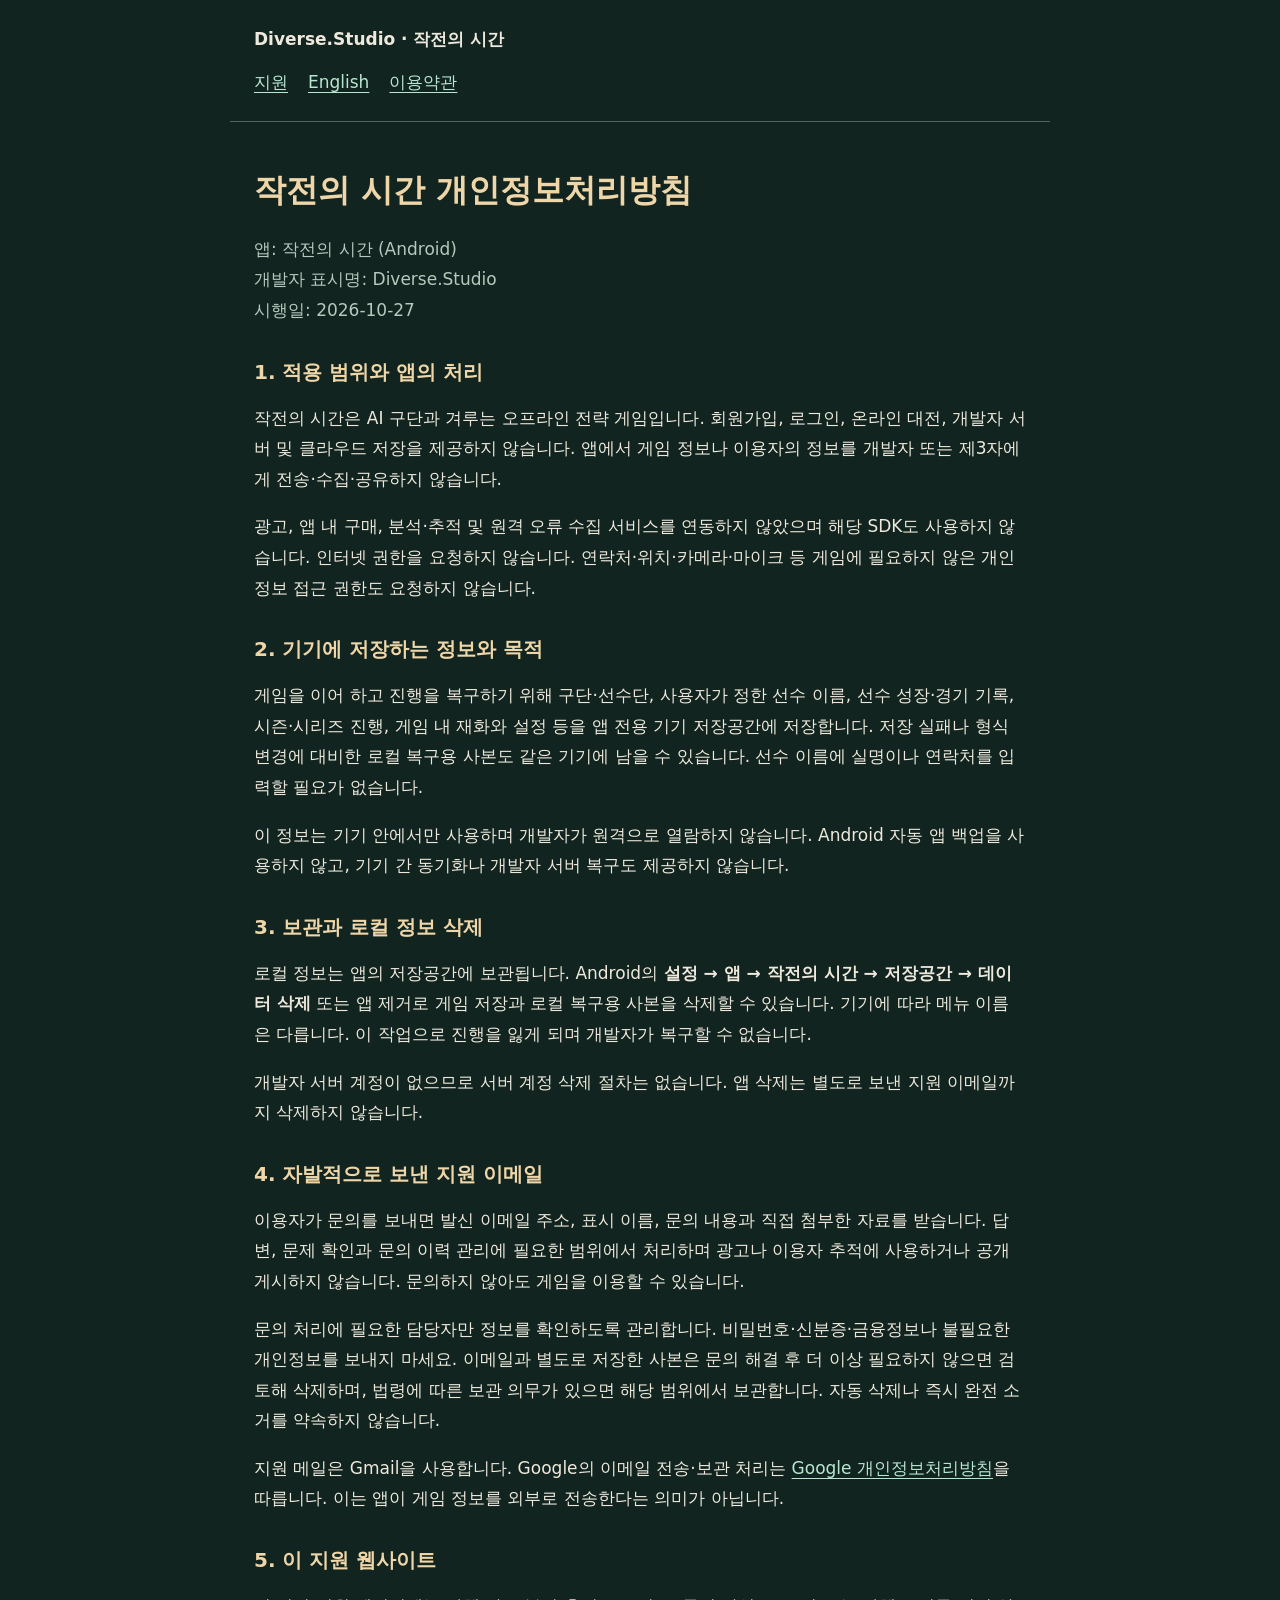
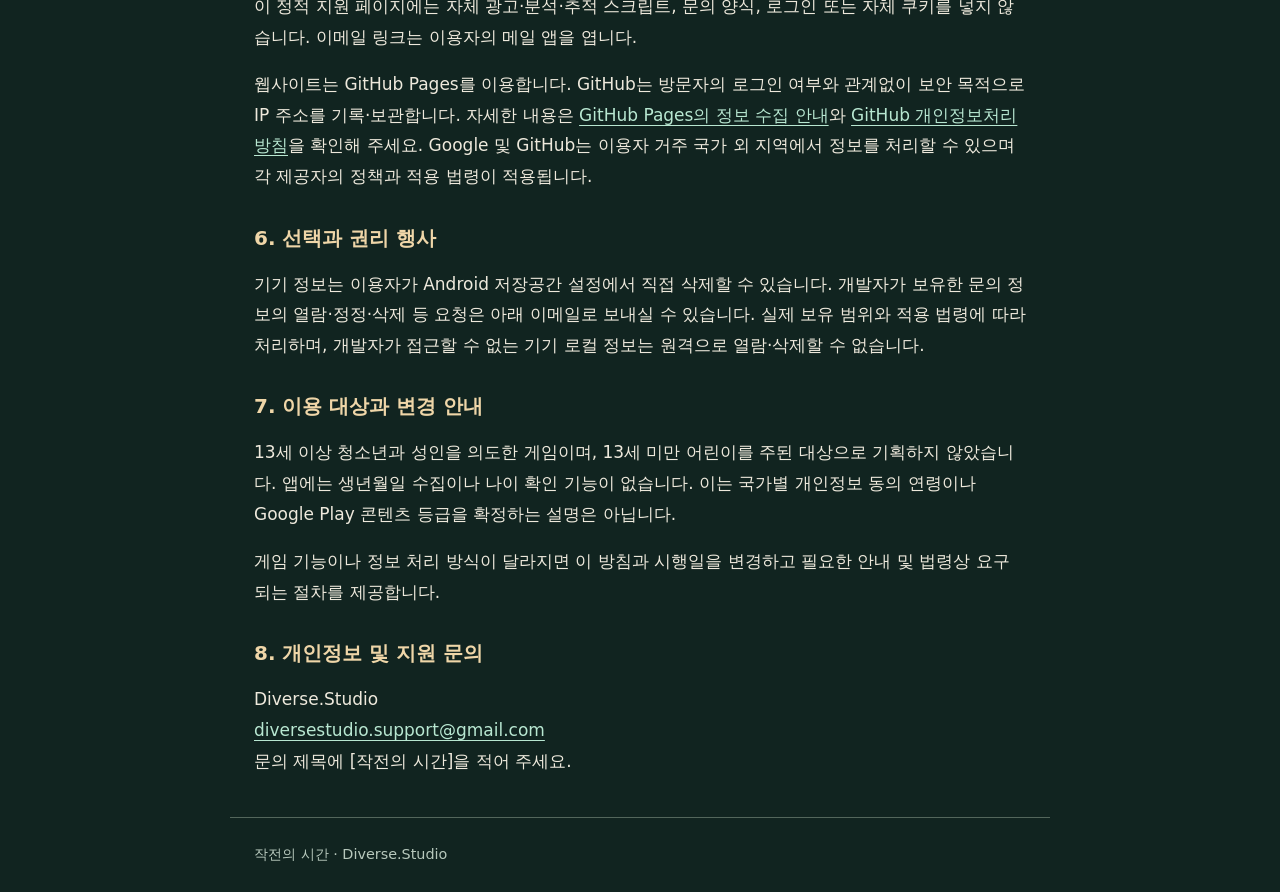
<file: tacticsclub/privacy-ko.html>
<!doctype html>
<html lang="ko">
<head>
  <meta charset="utf-8">
  <meta name="viewport" content="width=device-width,initial-scale=1">
  <title>작전의 시간 개인정보처리방침 — Diverse.Studio</title>
  <style>
    :root{color-scheme:dark}*{box-sizing:border-box}body{margin:0;background:#112420;color:#eee9dc;font:17px/1.8 system-ui,-apple-system,"Malgun Gothic",sans-serif}header,main,footer{max-width:820px;margin:auto;padding:24px}header{border-bottom:1px solid #53665b}nav{display:flex;gap:12px 20px;flex-wrap:wrap;margin-top:12px}a{color:#b8e7d1;text-underline-offset:4px}a:focus-visible{outline:3px solid #d1ad71;outline-offset:5px}h1,h2{line-height:1.4;color:#efd6a8}h1{font-size:2rem}h2{font-size:1.25rem;margin-top:32px}.meta,footer{color:#b7c8bc}li{margin:.35em 0}footer{border-top:1px solid #53665b;font-size:.9rem}p,li,a{overflow-wrap:anywhere}
  </style>
</head>
<body>
  <header><strong>Diverse.Studio · 작전의 시간</strong><nav aria-label="지원 문서"><a href="index.html">지원</a><a href="privacy-en.html" lang="en">English</a><a href="terms-ko.html">이용약관</a></nav></header>
  <main>
    <h1>작전의 시간 개인정보처리방침</h1>
    <p class="meta">앱: 작전의 시간 (Android)<br>개발자 표시명: Diverse.Studio<br>시행일: 2026-10-27</p>
    <h2>1. 적용 범위와 앱의 처리</h2>
    <p>작전의 시간은 AI 구단과 겨루는 오프라인 전략 게임입니다. 회원가입, 로그인, 온라인 대전, 개발자 서버 및 클라우드 저장을 제공하지 않습니다. 앱에서 게임 정보나 이용자의 정보를 개발자 또는 제3자에게 전송·수집·공유하지 않습니다.</p>
    <p>광고, 앱 내 구매, 분석·추적 및 원격 오류 수집 서비스를 연동하지 않았으며 해당 SDK도 사용하지 않습니다. 인터넷 권한을 요청하지 않습니다. 연락처·위치·카메라·마이크 등 게임에 필요하지 않은 개인정보 접근 권한도 요청하지 않습니다.</p>
    <h2>2. 기기에 저장하는 정보와 목적</h2>
    <p>게임을 이어 하고 진행을 복구하기 위해 구단·선수단, 사용자가 정한 선수 이름, 선수 성장·경기 기록, 시즌·시리즈 진행, 게임 내 재화와 설정 등을 앱 전용 기기 저장공간에 저장합니다. 저장 실패나 형식 변경에 대비한 로컬 복구용 사본도 같은 기기에 남을 수 있습니다. 선수 이름에 실명이나 연락처를 입력할 필요가 없습니다.</p>
    <p>이 정보는 기기 안에서만 사용하며 개발자가 원격으로 열람하지 않습니다. Android 자동 앱 백업을 사용하지 않고, 기기 간 동기화나 개발자 서버 복구도 제공하지 않습니다.</p>
    <h2>3. 보관과 로컬 정보 삭제</h2>
    <p>로컬 정보는 앱의 저장공간에 보관됩니다. Android의 <strong>설정 → 앱 → 작전의 시간 → 저장공간 → 데이터 삭제</strong> 또는 앱 제거로 게임 저장과 로컬 복구용 사본을 삭제할 수 있습니다. 기기에 따라 메뉴 이름은 다릅니다. 이 작업으로 진행을 잃게 되며 개발자가 복구할 수 없습니다.</p>
    <p>개발자 서버 계정이 없으므로 서버 계정 삭제 절차는 없습니다. 앱 삭제는 별도로 보낸 지원 이메일까지 삭제하지 않습니다.</p>
    <h2>4. 자발적으로 보낸 지원 이메일</h2>
    <p>이용자가 문의를 보내면 발신 이메일 주소, 표시 이름, 문의 내용과 직접 첨부한 자료를 받습니다. 답변, 문제 확인과 문의 이력 관리에 필요한 범위에서 처리하며 광고나 이용자 추적에 사용하거나 공개 게시하지 않습니다. 문의하지 않아도 게임을 이용할 수 있습니다.</p>
    <p>문의 처리에 필요한 담당자만 정보를 확인하도록 관리합니다. 비밀번호·신분증·금융정보나 불필요한 개인정보를 보내지 마세요. 이메일과 별도로 저장한 사본은 문의 해결 후 더 이상 필요하지 않으면 검토해 삭제하며, 법령에 따른 보관 의무가 있으면 해당 범위에서 보관합니다. 자동 삭제나 즉시 완전 소거를 약속하지 않습니다.</p>
    <p>지원 메일은 Gmail을 사용합니다. Google의 이메일 전송·보관 처리는 <a href="https://policies.google.com/privacy?hl=ko">Google 개인정보처리방침</a>을 따릅니다. 이는 앱이 게임 정보를 외부로 전송한다는 의미가 아닙니다.</p>
    <h2>5. 이 지원 웹사이트</h2>
    <p>이 정적 지원 페이지에는 자체 광고·분석·추적 스크립트, 문의 양식, 로그인 또는 자체 쿠키를 넣지 않습니다. 이메일 링크는 이용자의 메일 앱을 엽니다.</p>
    <p>웹사이트는 GitHub Pages를 이용합니다. GitHub는 방문자의 로그인 여부와 관계없이 보안 목적으로 IP 주소를 기록·보관합니다. 자세한 내용은 <a href="https://docs.github.com/en/pages/getting-started-with-github-pages/what-is-github-pages#data-collection">GitHub Pages의 정보 수집 안내</a>와 <a href="https://docs.github.com/en/site-policy/privacy-policies/github-general-privacy-statement">GitHub 개인정보처리방침</a>을 확인해 주세요. Google 및 GitHub는 이용자 거주 국가 외 지역에서 정보를 처리할 수 있으며 각 제공자의 정책과 적용 법령이 적용됩니다.</p>
    <h2>6. 선택과 권리 행사</h2>
    <p>기기 정보는 이용자가 Android 저장공간 설정에서 직접 삭제할 수 있습니다. 개발자가 보유한 문의 정보의 열람·정정·삭제 등 요청은 아래 이메일로 보내실 수 있습니다. 실제 보유 범위와 적용 법령에 따라 처리하며, 개발자가 접근할 수 없는 기기 로컬 정보는 원격으로 열람·삭제할 수 없습니다.</p>
    <h2>7. 이용 대상과 변경 안내</h2>
    <p>13세 이상 청소년과 성인을 의도한 게임이며, 13세 미만 어린이를 주된 대상으로 기획하지 않았습니다. 앱에는 생년월일 수집이나 나이 확인 기능이 없습니다. 이는 국가별 개인정보 동의 연령이나 Google Play 콘텐츠 등급을 확정하는 설명은 아닙니다.</p>
    <p>게임 기능이나 정보 처리 방식이 달라지면 이 방침과 시행일을 변경하고 필요한 안내 및 법령상 요구되는 절차를 제공합니다.</p>
    <h2>8. 개인정보 및 지원 문의</h2>
    <p>Diverse.Studio<br><a href="mailto:diversestudio.support@gmail.com">diversestudio.support@gmail.com</a><br>문의 제목에 [작전의 시간]을 적어 주세요.</p>
  </main>
  <footer>작전의 시간 · Diverse.Studio</footer>
</body>
</html>
</file>
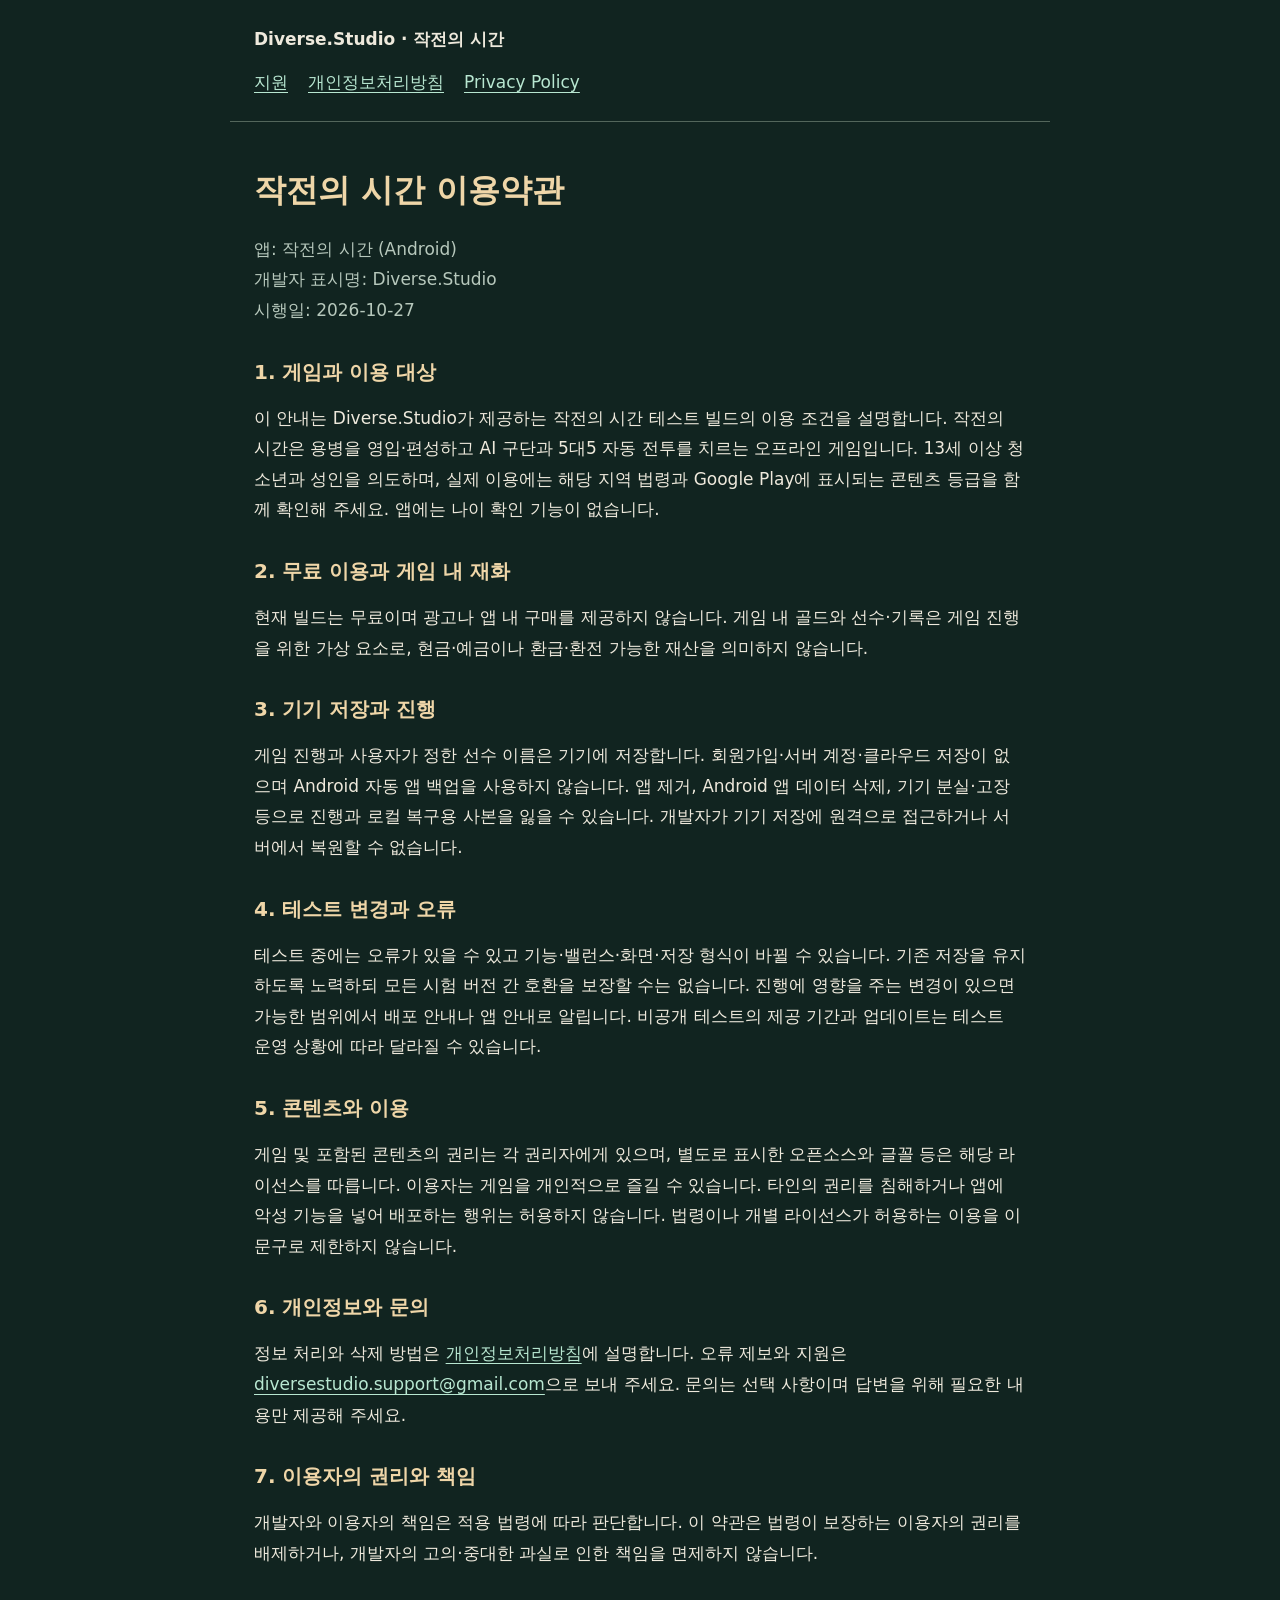
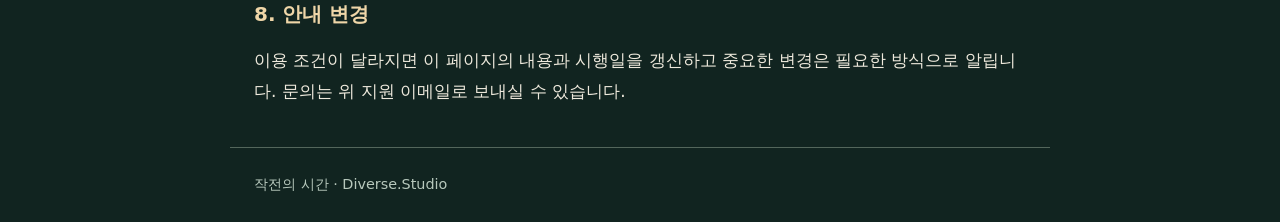
<file: tacticsclub/terms-ko.html>
<!doctype html>
<html lang="ko">
<head>
  <meta charset="utf-8">
  <meta name="viewport" content="width=device-width,initial-scale=1">
  <title>작전의 시간 이용약관 — Diverse.Studio</title>
  <style>
    :root{color-scheme:dark}*{box-sizing:border-box}body{margin:0;background:#112420;color:#eee9dc;font:17px/1.8 system-ui,-apple-system,"Malgun Gothic",sans-serif}header,main,footer{max-width:820px;margin:auto;padding:24px}header{border-bottom:1px solid #53665b}nav{display:flex;gap:12px 20px;flex-wrap:wrap;margin-top:12px}a{color:#b8e7d1;text-underline-offset:4px}a:focus-visible{outline:3px solid #d1ad71;outline-offset:5px}h1,h2{line-height:1.4;color:#efd6a8}h1{font-size:2rem}h2{font-size:1.25rem;margin-top:32px}.meta,footer{color:#b7c8bc}li{margin:.35em 0}footer{border-top:1px solid #53665b;font-size:.9rem}p,li,a{overflow-wrap:anywhere}
  </style>
</head>
<body>
  <header><strong>Diverse.Studio · 작전의 시간</strong><nav aria-label="지원 문서"><a href="index.html">지원</a><a href="privacy-ko.html">개인정보처리방침</a><a href="privacy-en.html" lang="en">Privacy Policy</a></nav></header>
  <main>
    <h1>작전의 시간 이용약관</h1>
    <p class="meta">앱: 작전의 시간 (Android)<br>개발자 표시명: Diverse.Studio<br>시행일: 2026-10-27</p>
    <h2>1. 게임과 이용 대상</h2>
    <p>이 안내는 Diverse.Studio가 제공하는 작전의 시간 테스트 빌드의 이용 조건을 설명합니다. 작전의 시간은 용병을 영입·편성하고 AI 구단과 5대5 자동 전투를 치르는 오프라인 게임입니다. 13세 이상 청소년과 성인을 의도하며, 실제 이용에는 해당 지역 법령과 Google Play에 표시되는 콘텐츠 등급을 함께 확인해 주세요. 앱에는 나이 확인 기능이 없습니다.</p>
    <h2>2. 무료 이용과 게임 내 재화</h2>
    <p>현재 빌드는 무료이며 광고나 앱 내 구매를 제공하지 않습니다. 게임 내 골드와 선수·기록은 게임 진행을 위한 가상 요소로, 현금·예금이나 환급·환전 가능한 재산을 의미하지 않습니다.</p>
    <h2>3. 기기 저장과 진행</h2>
    <p>게임 진행과 사용자가 정한 선수 이름은 기기에 저장합니다. 회원가입·서버 계정·클라우드 저장이 없으며 Android 자동 앱 백업을 사용하지 않습니다. 앱 제거, Android 앱 데이터 삭제, 기기 분실·고장 등으로 진행과 로컬 복구용 사본을 잃을 수 있습니다. 개발자가 기기 저장에 원격으로 접근하거나 서버에서 복원할 수 없습니다.</p>
    <h2>4. 테스트 변경과 오류</h2>
    <p>테스트 중에는 오류가 있을 수 있고 기능·밸런스·화면·저장 형식이 바뀔 수 있습니다. 기존 저장을 유지하도록 노력하되 모든 시험 버전 간 호환을 보장할 수는 없습니다. 진행에 영향을 주는 변경이 있으면 가능한 범위에서 배포 안내나 앱 안내로 알립니다. 비공개 테스트의 제공 기간과 업데이트는 테스트 운영 상황에 따라 달라질 수 있습니다.</p>
    <h2>5. 콘텐츠와 이용</h2>
    <p>게임 및 포함된 콘텐츠의 권리는 각 권리자에게 있으며, 별도로 표시한 오픈소스와 글꼴 등은 해당 라이선스를 따릅니다. 이용자는 게임을 개인적으로 즐길 수 있습니다. 타인의 권리를 침해하거나 앱에 악성 기능을 넣어 배포하는 행위는 허용하지 않습니다. 법령이나 개별 라이선스가 허용하는 이용을 이 문구로 제한하지 않습니다.</p>
    <h2>6. 개인정보와 문의</h2>
    <p>정보 처리와 삭제 방법은 <a href="privacy-ko.html">개인정보처리방침</a>에 설명합니다. 오류 제보와 지원은 <a href="mailto:diversestudio.support@gmail.com">diversestudio.support@gmail.com</a>으로 보내 주세요. 문의는 선택 사항이며 답변을 위해 필요한 내용만 제공해 주세요.</p>
    <h2>7. 이용자의 권리와 책임</h2>
    <p>개발자와 이용자의 책임은 적용 법령에 따라 판단합니다. 이 약관은 법령이 보장하는 이용자의 권리를 배제하거나, 개발자의 고의·중대한 과실로 인한 책임을 면제하지 않습니다.</p>
    <h2>8. 안내 변경</h2>
    <p>이용 조건이 달라지면 이 페이지의 내용과 시행일을 갱신하고 중요한 변경은 필요한 방식으로 알립니다. 문의는 위 지원 이메일로 보내실 수 있습니다.</p>
  </main>
  <footer>작전의 시간 · Diverse.Studio</footer>
</body>
</html>
</file>
<file: style.css>
:root{color-scheme:light}*{box-sizing:border-box}body{margin:0;background:#faf6ec;color:#183538;font:17px/1.75 system-ui,-apple-system,'Segoe UI',sans-serif}header,main,footer{max-width:850px;margin:auto;padding:24px}header{border-bottom:2px solid #b59149}a{color:#614413;text-underline-offset:3px}h1{font-size:clamp(26px,5vw,38px);line-height:1.3}h2{font-size:23px;margin-top:34px}p,li{overflow-wrap:anywhere}nav{display:flex;flex-wrap:wrap;gap:20px}.meta{color:#54696a}footer{border-top:1px solid #b59149;font-size:14px}a:focus-visible{outline:3px solid #216877;outline-offset:4px}@media(max-width:480px){header,main,footer{padding:20px}body{font-size:16px}}
</file>
